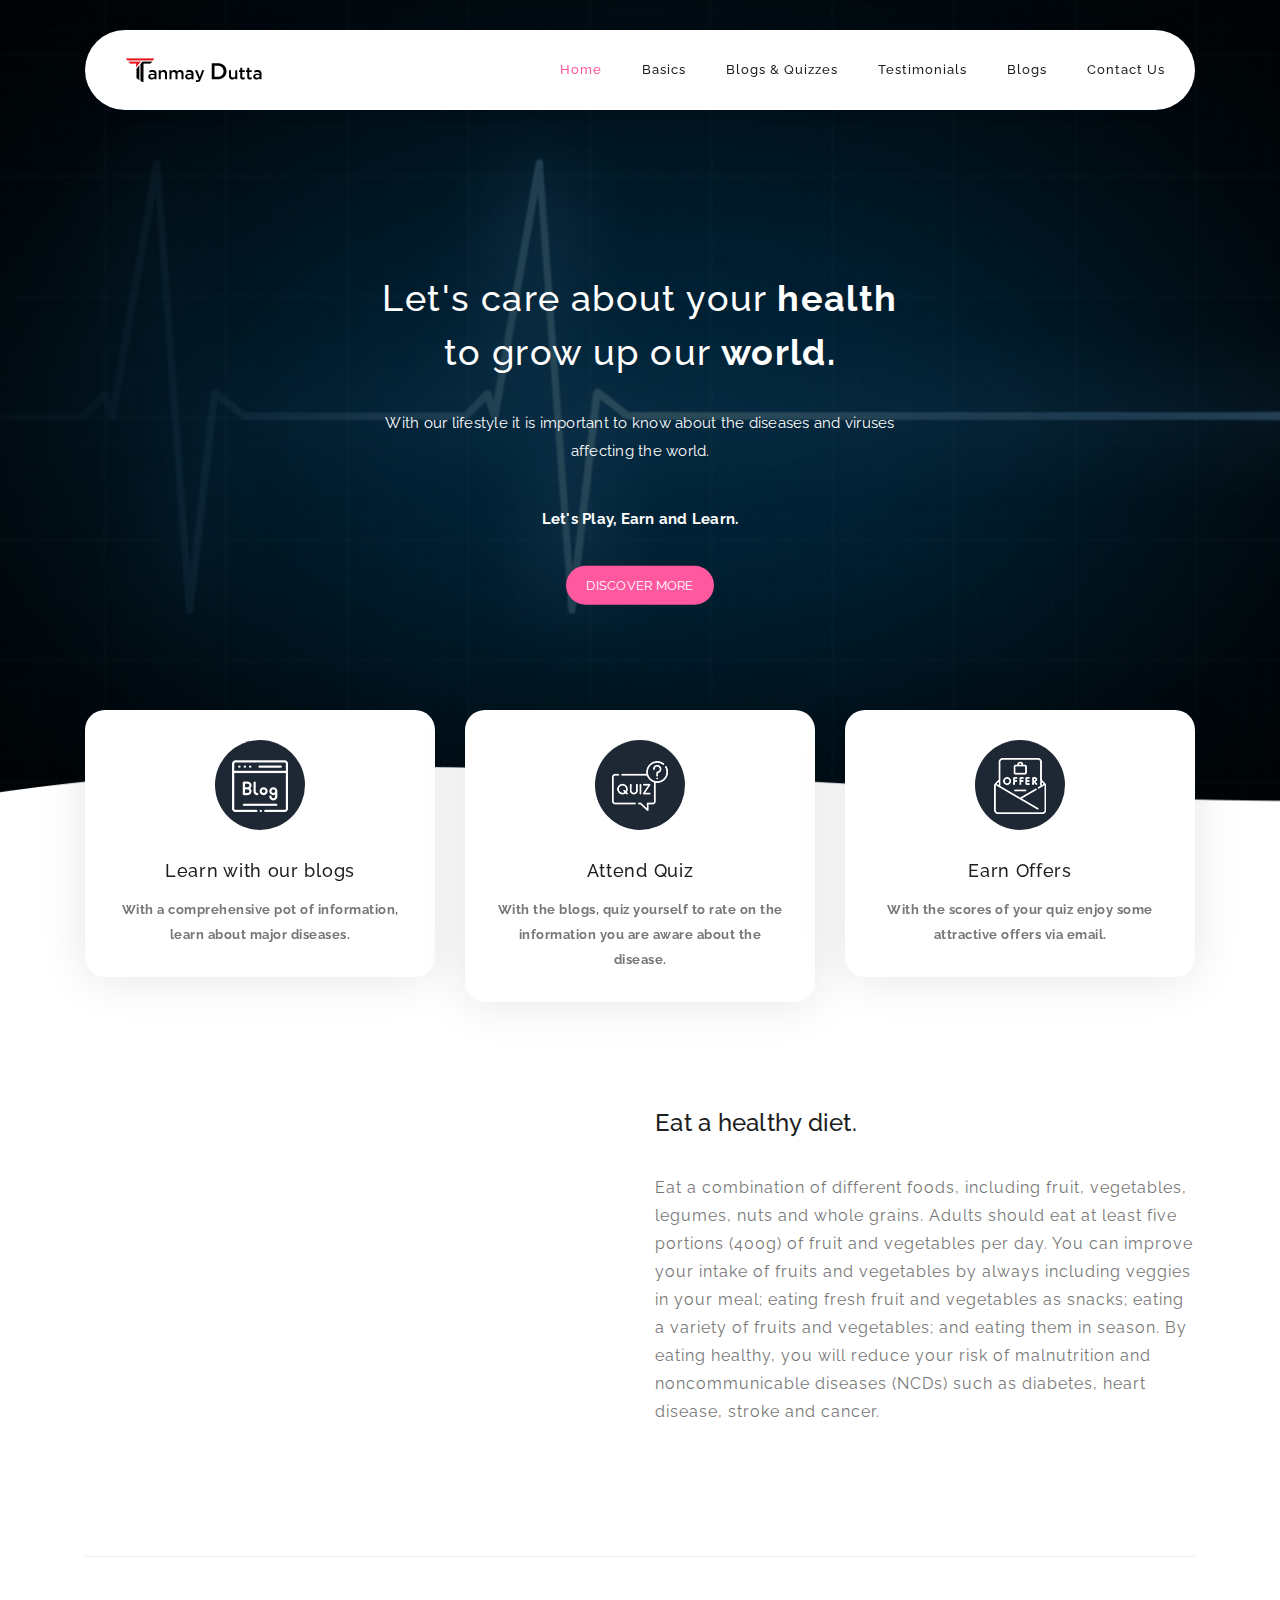
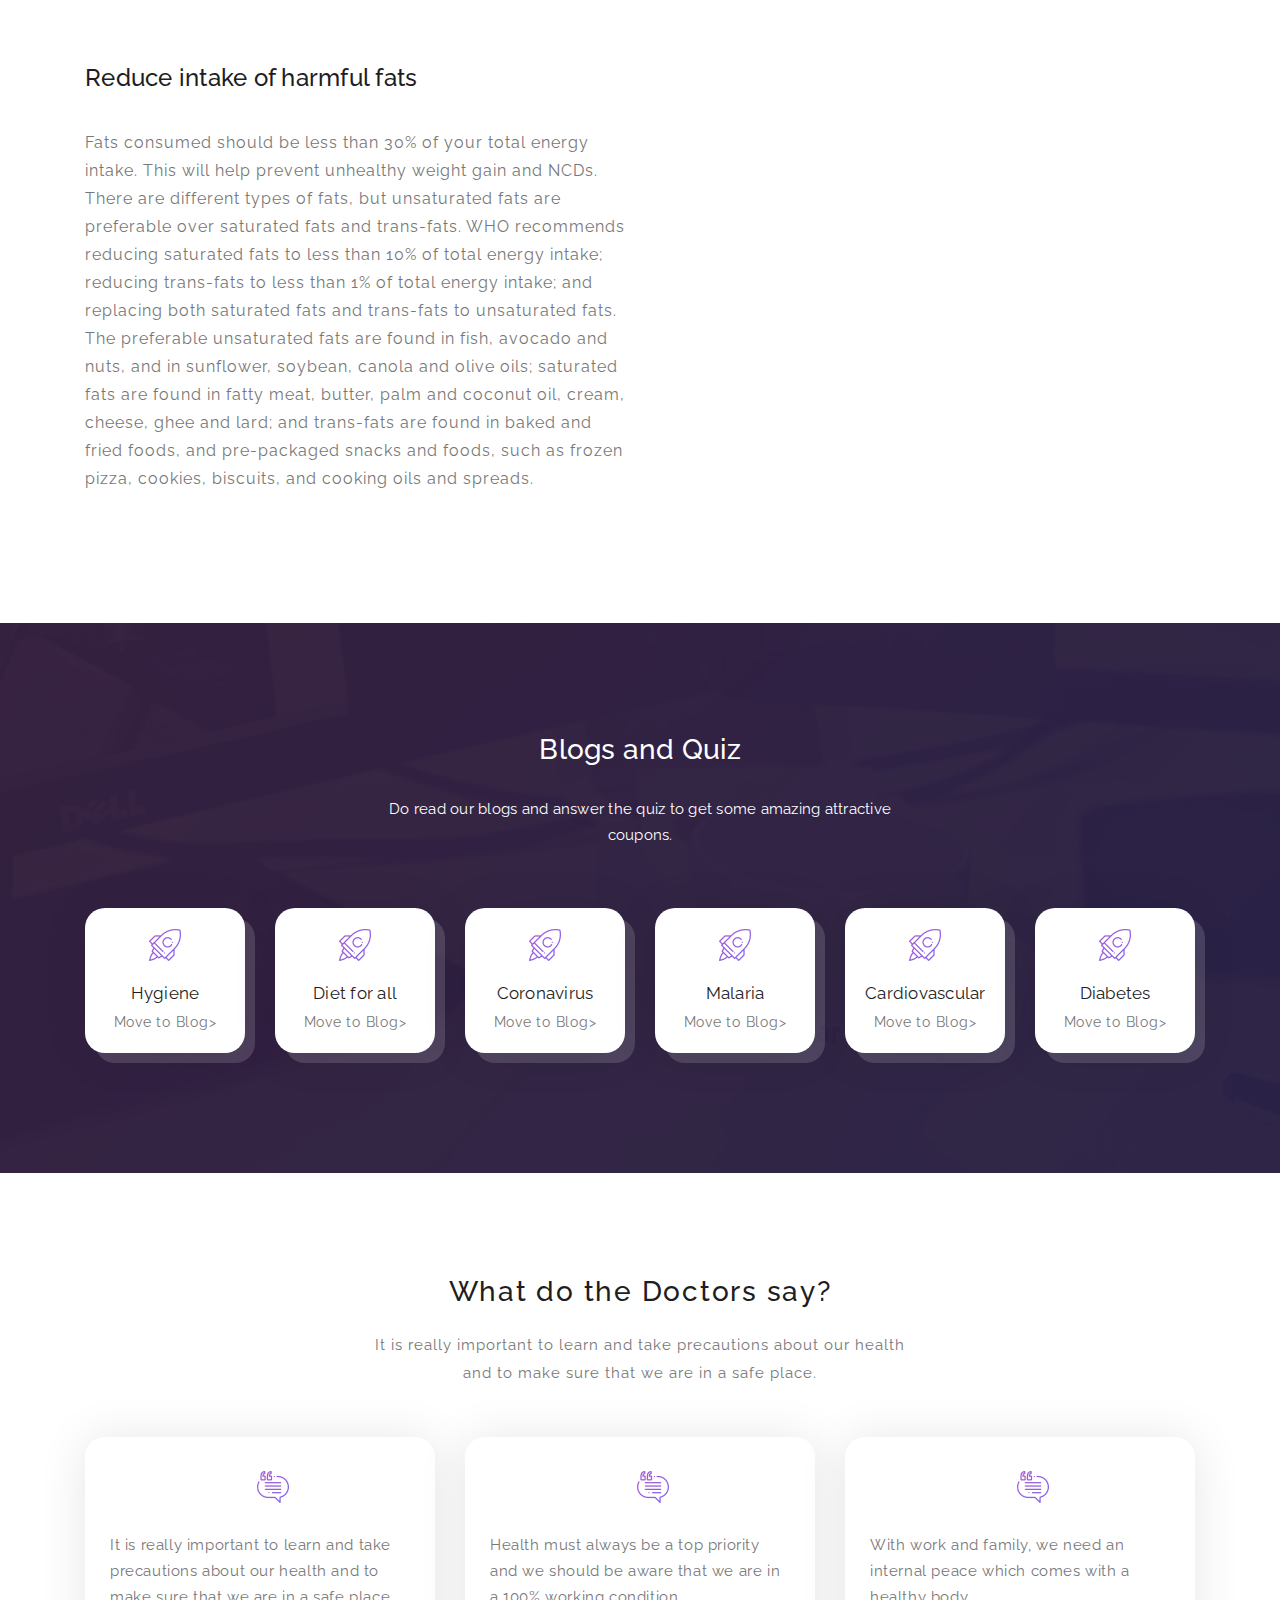
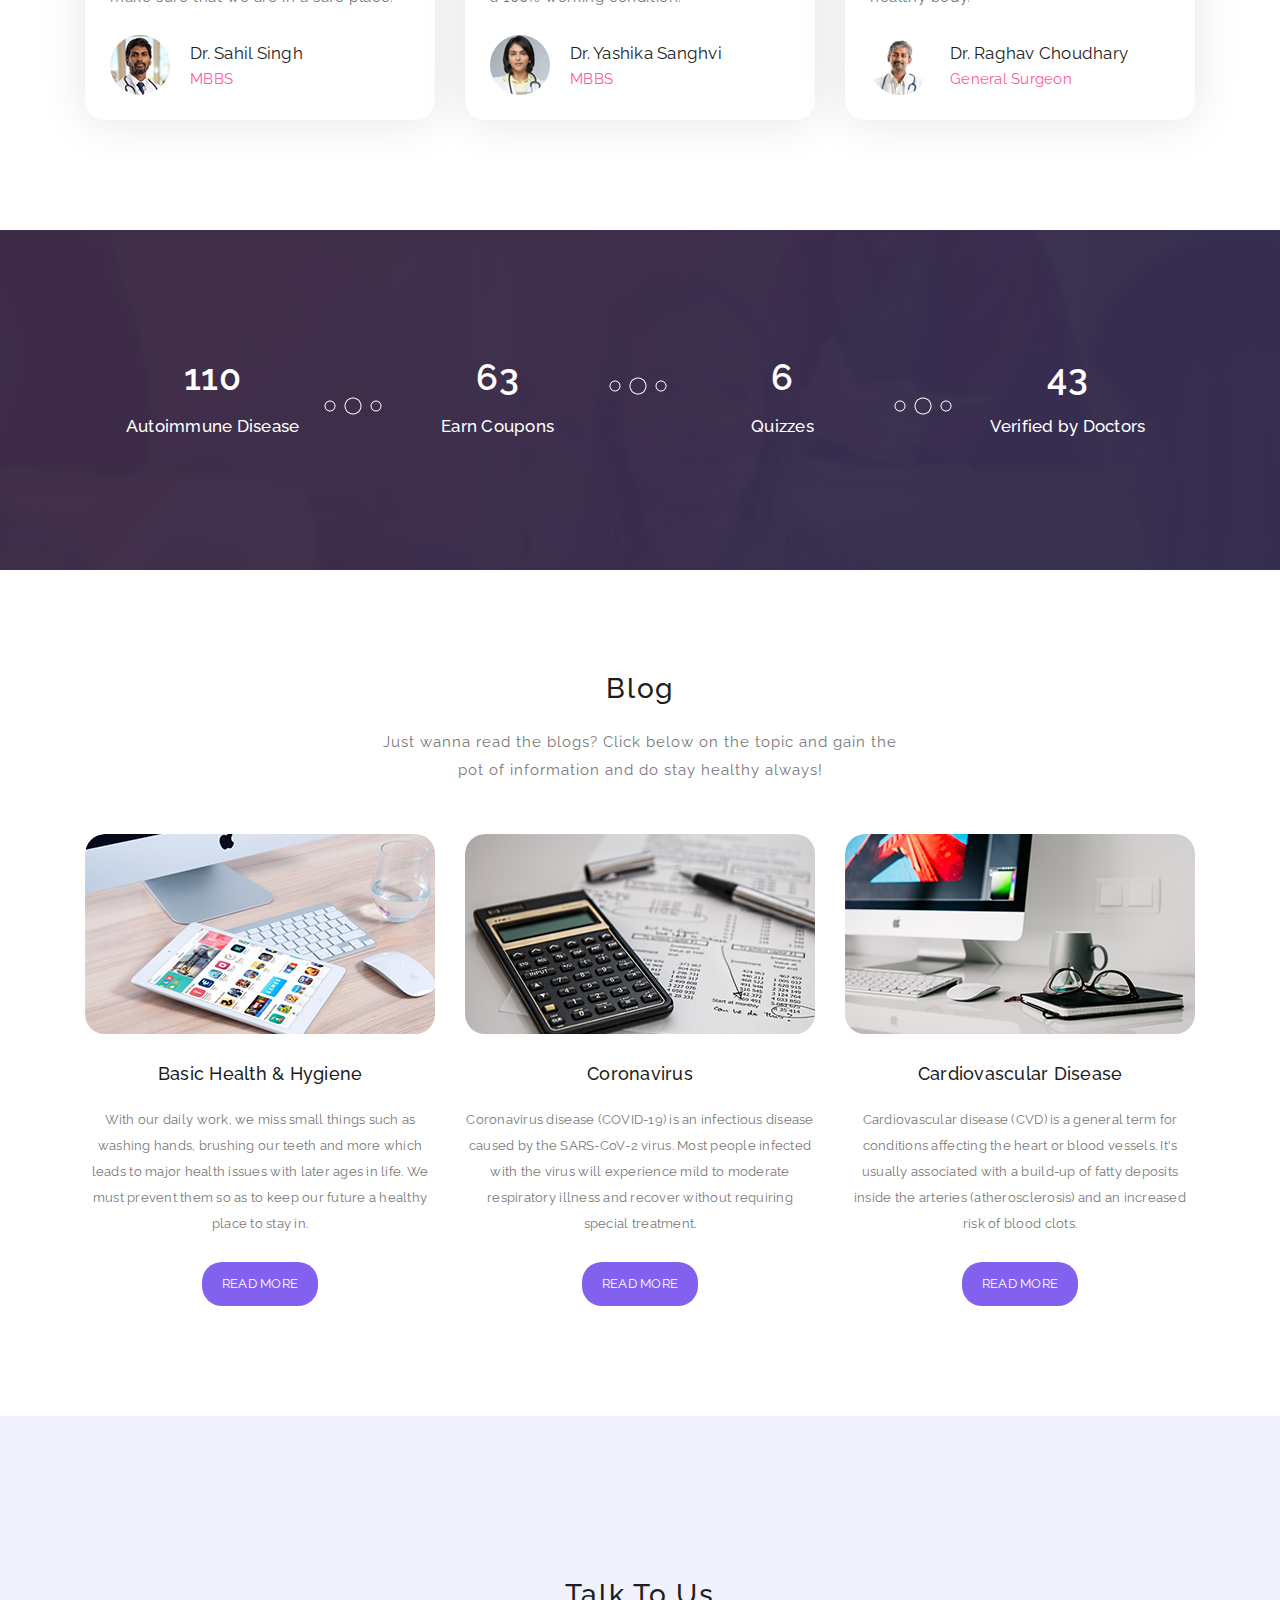
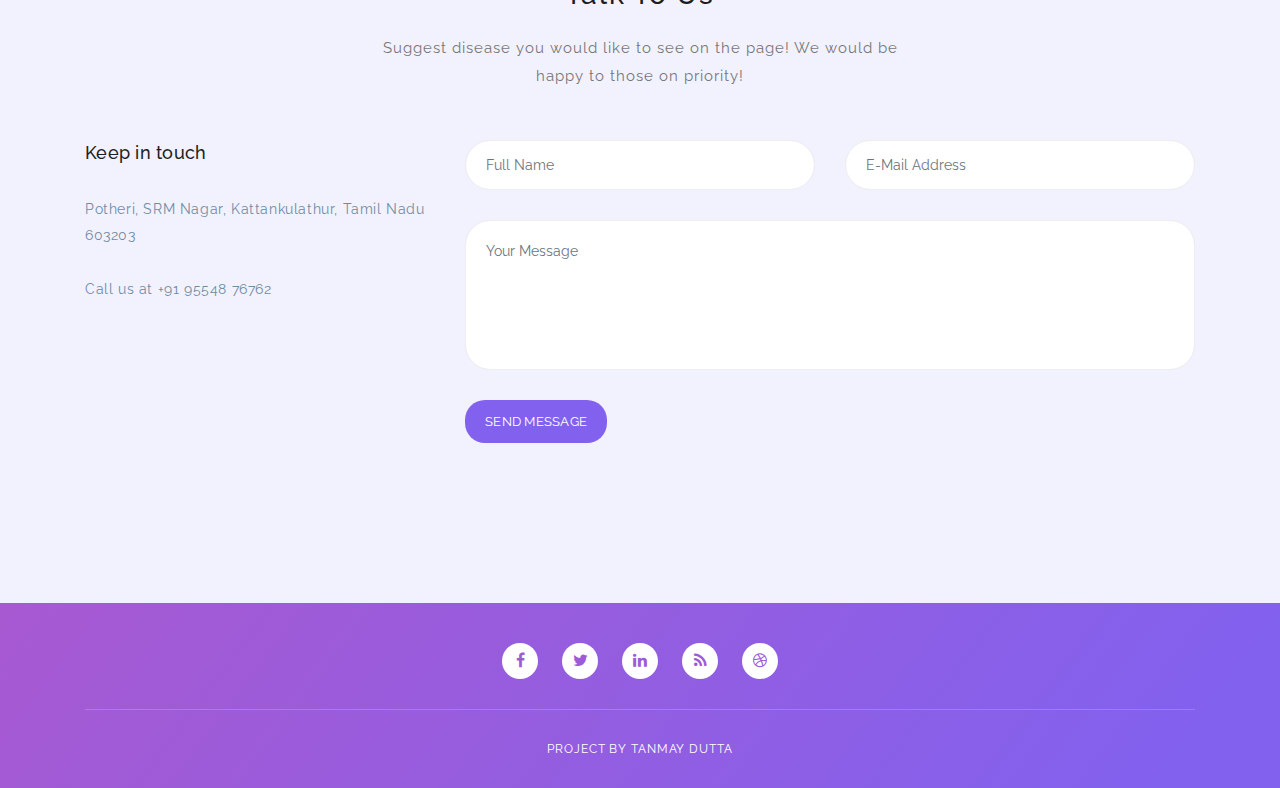
<file: index.html>
<!DOCTYPE html>
<html lang="en">

<head>

    <meta charset="utf-8">
    <meta name="viewport" content="width=device-width, initial-scale=1, shrink-to-fit=no">
    <meta name="description" content="">
    <meta name="author" content="">
    <link href="https://fonts.googleapis.com/css?family=Raleway:100,300,400,500,700,900" rel="stylesheet">

    <title>Healthcare-Quiz Website | Hacksummit 2.0</title>


    <!-- Additional CSS Files -->
    <link rel="stylesheet" type="text/css" href="assets/css/bootstrap.min.css">

    <link rel="stylesheet" type="text/css" href="assets/css/font-awesome.css">

    <link rel="stylesheet" href="assets/css/templatemo-softy-pinko.css">

</head>

<body>

    <!-- ***** Preloader Start ***** -->
    <div id="preloader">
        <div class="jumper">
            <div></div>
            <div></div>
            <div></div>
        </div>
    </div>
    <!-- ***** Preloader End ***** -->


    <!-- ***** Header Area Start ***** -->
    <header class="header-area header-sticky">
        <div class="container">
            <div class="row">
                <div class="col-12">
                    <nav class="main-nav">
                        <!-- ***** Logo Start ***** -->
                        <a href="#" class="logo">
                            <img src="assets/images/logo.png" alt="Hacksummit" />
                        </a>
                        <!-- ***** Logo End ***** -->
                        <!-- ***** Menu Start ***** -->
                        <ul class="nav">
                            <li><a href="#welcome" class="active">Home</a></li>
                            <li><a href="#features">Basics</a></li>
                            <li><a href="#work-process">Blogs & Quizzes</a></li>
                            <li><a href="#testimonials">Testimonials</a></li>
                            <li><a href="#blog">Blogs</a></li>
                            <li><a href="#contact-us">Contact Us</a></li>
                        </ul>
                        <a class='menu-trigger'>
                            <span>Menu</span>
                        </a>
                        <!-- ***** Menu End ***** -->
                    </nav>
                </div>
            </div>
        </div>
    </header>
    <!-- ***** Header Area End ***** -->

    <!-- ***** Welcome Area Start ***** -->
    <div class="welcome-area" id="welcome">

        <!-- ***** Header Text Start ***** -->
        <div class="header-text">
            <div class="container">
                <div class="row">
                    <div class="offset-xl-3 col-xl-6 offset-lg-2 col-lg-8 col-md-12 col-sm-12">
                        <h1>Let's care about your <strong>health</strong><br>to grow up our <strong>world.</strong></h1>
                        <p>With our lifestyle it is important to know about the diseases and viruses affecting the
                            world.</p>
                        <p> <strong>Let's Play, Earn and Learn.</strong> </p>
                        <a href="#features" class="main-button-slider">Discover More</a>
                    </div>
                </div>
            </div>
        </div>
        <!-- ***** Header Text End ***** -->
    </div>
    <!-- ***** Welcome Area End ***** -->

    <!-- ***** Features Small Start ***** -->
    <section class="section home-feature">
        <div class="container">
            <div class="row">
                <div class="col-lg-12">
                    <div class="row">
                        <!-- ***** Features Small Item Start ***** -->
                        <div class="col-lg-4 col-md-6 col-sm-6 col-12"
                            data-scroll-reveal="enter bottom move 50px over 0.6s after 0.2s">
                            <div class="features-small-item">
                                <div class="icon">
                                    <i><img src="assets/images/featured-item-01.png" alt=""></i>
                                </div>
                                <h5 class="features-title">Learn with our blogs</h5>
                                <p> <strong>With a comprehensive pot of information, learn about major
                                        diseases.</strong> </p>
                            </div>
                        </div>
                        <!-- ***** Features Small Item End ***** -->

                        <!-- ***** Features Small Item Start ***** -->
                        <div class="col-lg-4 col-md-6 col-sm-6 col-12"
                            data-scroll-reveal="enter bottom move 50px over 0.6s after 0.4s">
                            <div class="features-small-item">
                                <div class="icon">
                                    <i><img src="assets/images/featured-item-02.png" alt=""></i>
                                </div>
                                <h5 class="features-title">Attend Quiz</h5>
                                <p> <strong>With the blogs, quiz yourself to rate on the information you are aware about
                                        the disease.</strong> </p>
                            </div>
                        </div>
                        <!-- ***** Features Small Item End ***** -->

                        <!-- ***** Features Small Item Start ***** -->
                        <div class="col-lg-4 col-md-6 col-sm-6 col-12"
                            data-scroll-reveal="enter bottom move 50px over 0.6s after 0.6s">
                            <div class="features-small-item">
                                <div class="icon">
                                    <i><img src="assets/images/featured-item-03.png" alt=""></i>
                                </div>
                                <h5 class="features-title">Earn Offers</h5>
                                <p> <strong>With the scores of your quiz enjoy some attractive offers via
                                        email.</strong> </p>
                            </div>
                        </div>
                        <!-- ***** Features Small Item End ***** -->
                    </div>
                </div>
            </div>
        </div>
    </section>
    <!-- ***** Features Small End ***** -->



    <!-- ***** Features Big Item Start ***** -->
    <section class="section padding-top-70 padding-bottom-0" id="features">
        <div class="container">
            <div class="row">
                <div class="col-lg-5 col-md-12 col-sm-12 align-self-center"
                    data-scroll-reveal="enter left move 30px over 0.6s after 0.4s">
                    <img src="assets/images/left-image.png" class="rounded img-fluid d-block mx-auto" alt="App">
                </div>
                <div class="col-lg-1"></div>
                <div class="col-lg-6 col-md-12 col-sm-12 align-self-center mobile-top-fix">
                    <div class="left-heading">
                        <h2 class="section-title">Eat a healthy diet.</h2>
                    </div>
                    <div class="left-text">
                        <p>Eat a combination of different foods, including fruit, vegetables, legumes, nuts and whole
                            grains. Adults should eat at least five portions (400g) of fruit and vegetables per day. You
                            can improve your intake of fruits and vegetables by always including veggies in your meal;
                            eating fresh fruit and vegetables as snacks; eating a variety of fruits and vegetables; and
                            eating them in season. By eating healthy, you will reduce your risk of malnutrition and
                            noncommunicable diseases (NCDs) such as diabetes, heart disease, stroke and cancer.</p>
                    </div>
                </div>
            </div>
            <div class="row">
                <div class="col-lg-12">
                    <div class="hr"></div>
                </div>
            </div>
        </div>
    </section>
    <!-- ***** Features Big Item End ***** -->

    <!-- ***** Features Big Item Start ***** -->
    <section class="section padding-bottom-100">
        <div class="container">
            <div class="row">
                <div class="col-lg-6 col-md-12 col-sm-12 align-self-center mobile-bottom-fix">
                    <div class="left-heading">
                        <h2 class="section-title">Reduce intake of harmful fats</h2>
                    </div>
                    <div class="left-text">
                        <p>Fats consumed should be less than 30% of your total energy intake. This will help prevent
                            unhealthy weight gain and NCDs. There are different types of fats, but unsaturated fats are
                            preferable over saturated fats and trans-fats. WHO recommends reducing saturated fats to
                            less than 10% of total energy intake; reducing trans-fats to less than 1% of total energy
                            intake; and replacing both saturated fats and trans-fats to unsaturated fats.

                            The preferable unsaturated fats are found in fish, avocado and nuts, and in sunflower,
                            soybean, canola and olive oils; saturated fats are found in fatty meat, butter, palm and
                            coconut oil, cream, cheese, ghee and lard; and trans-fats are found in baked and fried
                            foods, and pre-packaged snacks and foods, such as frozen pizza, cookies, biscuits, and
                            cooking oils and spreads.</p>
                    </div>
                </div>
                <div class="col-lg-1"></div>
                <div class="col-lg-5 col-md-12 col-sm-12 align-self-center mobile-bottom-fix-big"
                    data-scroll-reveal="enter right move 30px over 0.6s after 0.4s">
                    <img src="assets/images/right-image.png" class="rounded img-fluid d-block mx-auto" alt="App">
                </div>
            </div>
        </div>
    </section>
    <!-- ***** Features Big Item End ***** -->

    <!-- ***** Home Parallax Start ***** -->
    <section class="mini" id="work-process">
        <div class="mini-content">
            <div class="container">
                <div class="row">
                    <div class="offset-lg-3 col-lg-6">
                        <div class="info">
                            <h1>Blogs and Quiz</h1>
                            <p>Do read our blogs and answer the quiz to get some amazing attractive coupons.</p>
                        </div>
                    </div>
                </div>

                <!-- ***** Mini Box Start ***** -->
                <div class="row">
                    <div class="col-lg-2 col-md-3 col-sm-6 col-6">
                        <a href="d/d1/hygiene.html" class="mini-box">
                            <i><img src="assets/images/work-process-item-01.png" alt=""></i>
                            <strong>Hygiene</strong>
                            <span>Move to Blog></span>
                        </a>
                    </div>
                    <div class="col-lg-2 col-md-3 col-sm-6 col-6">
                        <a href="d/d2/diet.html" class="mini-box">
                            <i><img src="assets/images/work-process-item-01.png" alt=""></i>
                            <strong>Diet for all</strong>
                            <span>Move to Blog></span>
                        </a>
                    </div>
                    <div class="col-lg-2 col-md-3 col-sm-6 col-6">
                        <a href="d/d3/corona.html" class="mini-box">
                            <i><img src="assets/images/work-process-item-01.png" alt=""></i>
                            <strong>Coronavirus</strong>
                            <span>Move to Blog></span>
                        </a>
                    </div>
                    <div class="col-lg-2 col-md-3 col-sm-6 col-6">
                        <a href="d/d4/malaria.html" class="mini-box">
                            <i><img src="assets/images/work-process-item-01.png" alt=""></i>
                            <strong>Malaria</strong>
                            <span>Move to Blog></span>
                        </a>
                    </div>
                    <div class="col-lg-2 col-md-3 col-sm-6 col-6">
                        <a href="d/d5/cardio.html" class="mini-box">
                            <i><img src="assets/images/work-process-item-01.png" alt=""></i>
                            <strong>Cardiovascular</strong>
                            <span>Move to Blog></span>
                        </a>
                    </div>
                    <div class="col-lg-2 col-md-3 col-sm-6 col-6">
                        <a href="d/d6/diabetes.html" class="mini-box">
                            <i><img src="assets/images/work-process-item-01.png" alt=""></i>
                            <strong>Diabetes</strong>
                            <span>Move to Blog></span>
                        </a>
                    </div>
                </div>
                <!-- ***** Mini Box End ***** -->
            </div>
        </div>
    </section>
    <!-- ***** Home Parallax End ***** -->

    <!-- ***** Testimonials Start ***** -->
    <section class="section" id="testimonials">
        <div class="container">
            <!-- ***** Section Title Start ***** -->
            <div class="row">
                <div class="col-lg-12">
                    <div class="center-heading">
                        <h2 class="section-title">What do the Doctors say?</h2>
                    </div>
                </div>
                <div class="offset-lg-3 col-lg-6">
                    <div class="center-text">
                        <p>It is really important to learn and take precautions about our health and to make sure that
                            we are in a safe place.</p>
                    </div>
                </div>
            </div>
            <!-- ***** Section Title End ***** -->

            <div class="row">
                <!-- ***** Testimonials Item Start ***** -->
                <div class="col-lg-4 col-md-6 col-sm-12">
                    <div class="team-item">
                        <div class="team-content">
                            <i><img src="assets/images/testimonial-icon.png" alt=""></i>
                            <p>It is really important to learn and take precautions about our health and to make sure
                                that we are in a safe place.</p>
                            <div class="user-image">
                                <img src="assets/images/doctor1-icon.png" alt="">
                            </div>
                            <div class="team-info">
                                <h3 class="user-name">Dr. Sahil Singh</h3>
                                <span>MBBS</span>
                            </div>
                        </div>
                    </div>
                </div>
                <!-- ***** Testimonials Item End ***** -->

                <!-- ***** Testimonials Item Start ***** -->
                <div class="col-lg-4 col-md-6 col-sm-12">
                    <div class="team-item">
                        <div class="team-content">
                            <i><img src="assets/images/testimonial-icon.png" alt=""></i>
                            <p>Health must always be a top priority and we should be aware that we are in a 100% working
                                condition.</p>
                            <div class="user-image">
                                <img src="assets/images/doctor2-icon.png" alt="">
                            </div>
                            <div class="team-info">
                                <h3 class="user-name">Dr. Yashika Sanghvi</h3>
                                <span>MBBS</span>
                            </div>
                        </div>
                    </div>
                </div>
                <!-- ***** Testimonials Item End ***** -->

                <!-- ***** Testimonials Item Start ***** -->
                <div class="col-lg-4 col-md-6 col-sm-12">
                    <div class="team-item">
                        <div class="team-content">
                            <i><img src="assets/images/testimonial-icon.png" alt=""></i>
                            <p>With work and family, we need an internal peace which comes with a healthy body.</p>
                            <div class="user-image">
                                <img src="assets/images/doctor3-icon.png" alt="">
                            </div>
                            <div class="team-info">
                                <h3 class="user-name">Dr. Raghav Choudhary</h3>
                                <span>General Surgeon</span>
                            </div>
                        </div>
                    </div>
                </div>
                <!-- ***** Testimonials Item End ***** -->
            </div>
        </div>
    </section>
    <!-- ***** Testimonials End ***** -->



    <!-- ***** Counter Parallax Start ***** -->
    <section class="counter">
        <div class="content">
            <div class="container">
                <div class="row">
                    <div class="col-lg-3 col-md-6 col-sm-12">
                        <div class="count-item decoration-bottom">
                            <strong>110</strong>
                            <span>Autoimmune Disease</span>
                        </div>
                    </div>
                    <div class="col-lg-3 col-md-6 col-sm-12">
                        <div class="count-item decoration-top">
                            <strong>63</strong>
                            <span>Earn Coupons</span>
                        </div>
                    </div>
                    <div class="col-lg-3 col-md-6 col-sm-12">
                        <div class="count-item decoration-bottom">
                            <strong>6</strong>
                            <span>Quizzes</span>
                        </div>
                    </div>
                    <div class="col-lg-3 col-md-6 col-sm-12">
                        <div class="count-item">
                            <strong>43</strong>
                            <span>Verified by Doctors</span>
                        </div>
                    </div>
                </div>
            </div>
        </div>
    </section>
    <!-- ***** Counter Parallax End ***** -->

    <!-- ***** Blog Start ***** -->
    <section class="section" id="blog">
        <div class="container">
            <!-- ***** Section Title Start ***** -->
            <div class="row">
                <div class="col-lg-12">
                    <div class="center-heading">
                        <h2 class="section-title">Blog</h2>
                    </div>
                </div>
                <div class="offset-lg-3 col-lg-6">
                    <div class="center-text">
                        <p>Just wanna read the blogs? Click below on the topic and gain the pot of information and do
                            stay healthy always!</p>
                    </div>
                </div>
            </div>
            <!-- ***** Section Title End ***** -->

            <div class="row">
                <div class="col-lg-4 col-md-6 col-sm-12">
                    <div class="blog-post-thumb">
                        <div class="img">
                            <img src="assets/images/blog-item-01.png" alt="">
                        </div>
                        <div class="blog-content">
                            <h3>
                                <a href="#">Basic Health & Hygiene</a>
                            </h3>
                            <div class="text">
                                With our daily work, we miss small things such as washing hands, brushing our teeth and
                                more which leads to major health issues with later ages in life. We must prevent them so
                                as to keep our future a healthy place to stay in.
                            </div>
                            <a href="#" class="main-button">Read More</a>
                        </div>
                    </div>
                </div>
                <div class="col-lg-4 col-md-6 col-sm-12">
                    <div class="blog-post-thumb">
                        <div class="img">
                            <img src="assets/images/blog-item-02.png" alt="">
                        </div>
                        <div class="blog-content">
                            <h3>
                                <a href="#">Coronavirus</a>
                            </h3>
                            <div class="text">
                                Coronavirus disease (COVID-19) is an infectious disease caused by the SARS-CoV-2 virus.

                                Most people infected with the virus will experience mild to moderate respiratory illness
                                and recover without requiring special treatment.
                            </div>
                            <a href="#" class="main-button">Read More</a>
                        </div>
                    </div>
                </div>
                <div class="col-lg-4 col-md-6 col-sm-12">
                    <div class="blog-post-thumb">
                        <div class="img">
                            <img src="assets/images/blog-item-03.png" alt="">
                        </div>
                        <div class="blog-content">
                            <h3>
                                <a href="#">Cardiovascular Disease</a>
                            </h3>
                            <div class="text">
                                Cardiovascular disease (CVD) is a general term for conditions affecting the heart or
                                blood vessels.

                                It's usually associated with a build-up of fatty deposits inside the arteries
                                (atherosclerosis) and an increased risk of blood clots.
                            </div>
                            <a href="#" class="main-button">Read More</a>
                        </div>
                    </div>
                </div>
            </div>
        </div>
    </section>
    <!-- ***** Blog End ***** -->

    <!-- ***** Contact Us Start ***** -->
    <section class="section colored" id="contact-us">
        <div class="container">
            <!-- ***** Section Title Start ***** -->
            <div class="row">
                <div class="col-lg-12">
                    <div class="center-heading">
                        <h2 class="section-title">Talk To Us</h2>
                    </div>
                </div>
                <div class="offset-lg-3 col-lg-6">
                    <div class="center-text">
                        <p>Suggest disease you would like to see on the page! We would be happy to those on priority!
                        </p>
                    </div>
                </div>
            </div>
            <!-- ***** Section Title End ***** -->

            <div class="row">
                <!-- ***** Contact Text Start ***** -->
                <div class="col-lg-4 col-md-6 col-sm-12">
                    <h5 class="margin-bottom-30">Keep in touch</h5>
                    <div class="contact-text">
                        <p>Potheri, SRM Nagar, Kattankulathur, Tamil Nadu 603203
                        <p>Call us at +91 95548 76762</p>
                    </div>
                </div>
                <!-- ***** Contact Text End ***** -->

                <!-- ***** Contact Form Start ***** -->
                <div class="col-lg-8 col-md-6 col-sm-12">
                    <div class="contact-form">
                        <form id="contact" action="" method="get">
                            <div class="row">
                                <div class="col-lg-6 col-md-12 col-sm-12">
                                    <fieldset>
                                        <input name="name" type="text" class="form-control" id="name"
                                            placeholder="Full Name" required="">
                                    </fieldset>
                                </div>
                                <div class="col-lg-6 col-md-12 col-sm-12">
                                    <fieldset>
                                        <input name="email" type="email" class="form-control" id="email"
                                            placeholder="E-Mail Address" required="">
                                    </fieldset>
                                </div>
                                <div class="col-lg-12">
                                    <fieldset>
                                        <textarea name="message" rows="6" class="form-control" id="message"
                                            placeholder="Your Message" required=""></textarea>
                                    </fieldset>
                                </div>
                                <div class="col-lg-12">
                                    <fieldset>
                                        <button type="submit" id="form-submit" class="main-button">Send Message</button>
                                    </fieldset>
                                </div>
                            </div>
                        </form>
                    </div>
                </div>
                <!-- ***** Contact Form End ***** -->
            </div>
        </div>
    </section>
    <!-- ***** Contact Us End ***** -->

    <!-- ***** Footer Start ***** -->
    <footer>
        <div class="container">
            <div class="row">
                <div class="col-lg-12 col-md-12 col-sm-12">
                    <ul class="social">
                        <li><a href="#"><i class="fa fa-facebook"></i></a></li>
                        <li><a href="#"><i class="fa fa-twitter"></i></a></li>
                        <li><a href="#"><i class="fa fa-linkedin"></i></a></li>
                        <li><a href="#"><i class="fa fa-rss"></i></a></li>
                        <li><a href="#"><i class="fa fa-dribbble"></i></a></li>
                    </ul>
                </div>
            </div>
            <div class="row">
                <div class="col-lg-12">
                    <p class="copyright">Project by Tanmay Dutta</p>
                </div>
            </div>
        </div>
    </footer>

    <!-- jQuery -->
    <script src="assets/js/jquery-2.1.0.min.js"></script>

    <!-- Bootstrap -->
    <script src="assets/js/popper.js"></script>
    <script src="assets/js/bootstrap.min.js"></script>

    <!-- Plugins -->
    <script src="assets/js/scrollreveal.min.js"></script>
    <script src="assets/js/waypoints.min.js"></script>
    <script src="assets/js/jquery.counterup.min.js"></script>
    <script src="assets/js/imgfix.min.js"></script>

    <!-- Global Init -->
    <script src="assets/js/custom.js"></script>

</body>

</html>
</file>
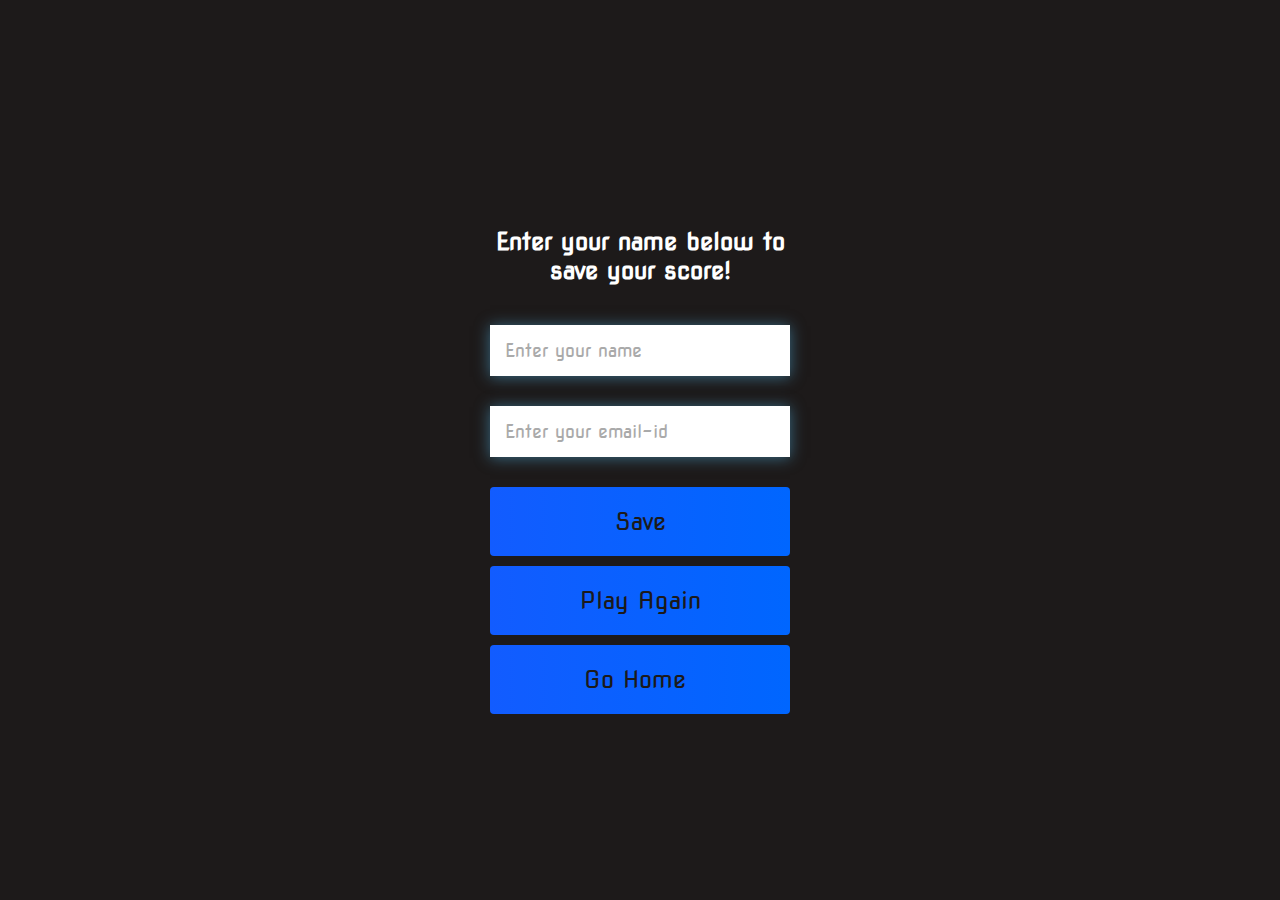
<file: d/d1/end.html>
<!DOCTYPE html>
<html lang="en">

<head>
    <meta charset="UTF-8">
    <meta name="viewport" content="width=device-width, initial-scale=1.0">
    <title>Document</title>
    <link rel="stylesheet" href="style.css">
    <link rel="stylesheet" href="https://use.fontawesome.com/releases/v5.13.1/css/all.css"
        integrity="sha384-xxzQGERXS00kBmZW/6qxqJPyxW3UR0BPsL4c8ILaIWXva5kFi7TxkIIaMiKtqV1Q" crossorigin="anonymous">
</head>

<body>
    <div class="container">
        <div id="end" class="flex-center flex-column">
            <h1 id="finalScore">0</h1>
            <form class="end-form-container">
                <h2 id="end-text">Enter your name below to save your score!</h2>
                <input type="text" name="name" id="username" placeholder="Enter your name">
                <input type="email" name="email" id="username" placeholder="Enter your email-id">
                <button class="btn" id="saveScoreBtn" type="submit" onclick="saveHighScore(event)"
                    disabled>Save</button>
            </form>
            <a href="game.html" class="btn">Play Again</a>
            <a href="../../index.html" class="btn">Go Home<i class="fas fa-home"></i></a>
        </div>
    </div>
    <script src="end.js"></script>
</body>

</html>
</file>
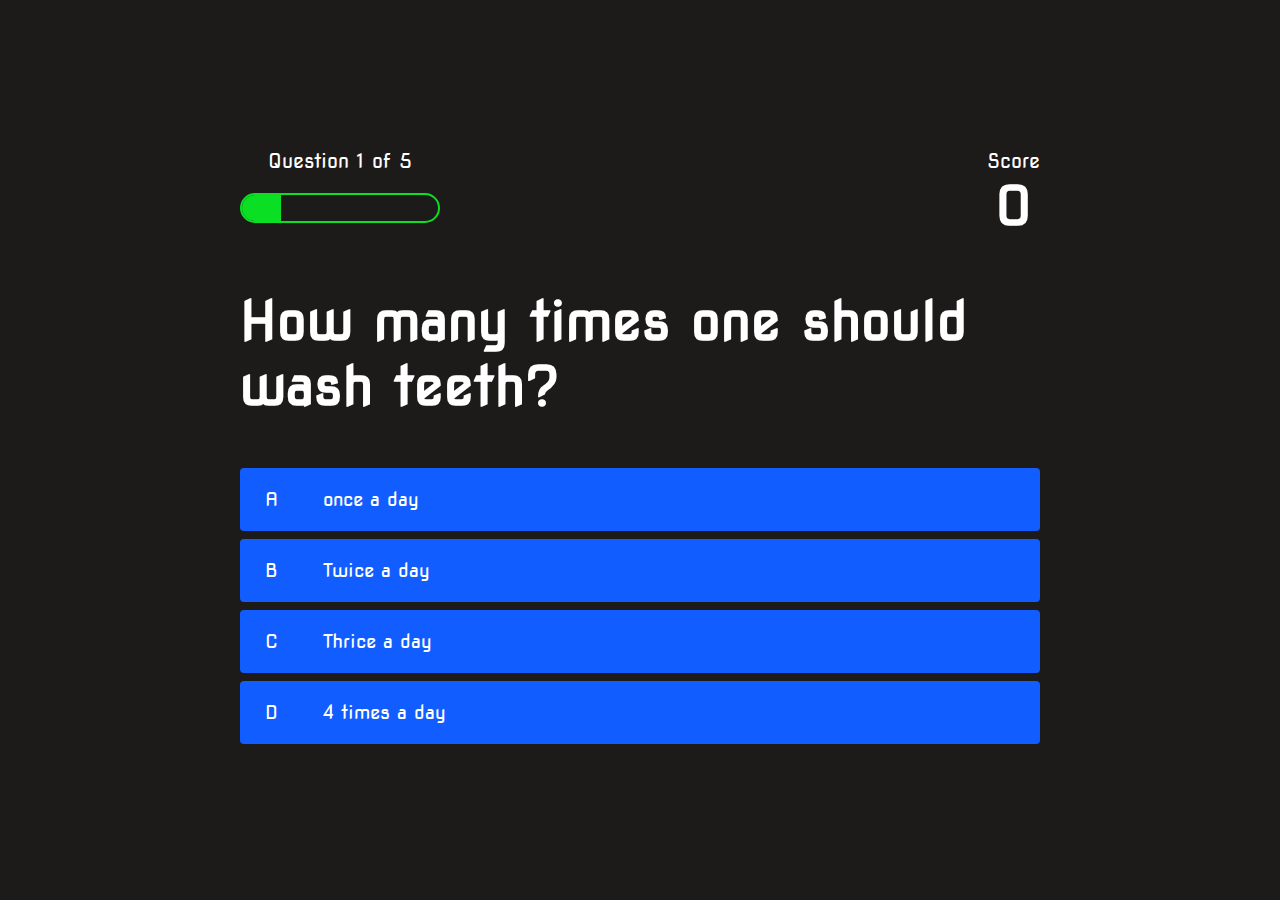
<file: d/d1/game.html>
<!DOCTYPE html>
<html lang="en">

<head>
    <meta charset="UTF-8">
    <meta name="viewport" content="width=device-width, initial-scale=1.0">
    <title>Quiz Page</title>
    <link rel="stylesheet" href="style.css">
    <link rel="stylesheet" href="game.css">
</head>

<body>
    <div class="container">
        <div id="game" class="justify-center flex-column">
            <div id="hud">
                <div class="hud-item">
                    <p id="progressText" class="hud-prefix">
                        Question
                    </p>
                    <div id="progressBar">
                        <div id="progressBarFull"></div>
                    </div>
                </div>
                <div class="hud-item">
                    <p class="hud-prefix">
                        Score
                    </p>
                    <h1 class="hud-main-text" id="score">
                        0
                    </h1>
                </div>
            </div>
            <h1 id="question">What is the answer to this question</h1>
            <div class="choice-container">
                <p class="choice-prefix">A</p>
                <p class="choice-text" data-number="1">Choice</p>
            </div>
            <div class="choice-container">
                <p class="choice-prefix">B</p>
                <p class="choice-text" data-number="2">Choice 2</p>
            </div>
            <div class="choice-container">
                <p class="choice-prefix">C</p>
                <p class="choice-text" data-number="3">Choice 3</p>
            </div>
            <div class="choice-container">
                <p class="choice-prefix">D</p>
                <p class="choice-text" data-number="4">Choice 4</p>
            </div>
        </div>
    </div>
    <script src="game.js"></script>
</body>

</html>
</file>
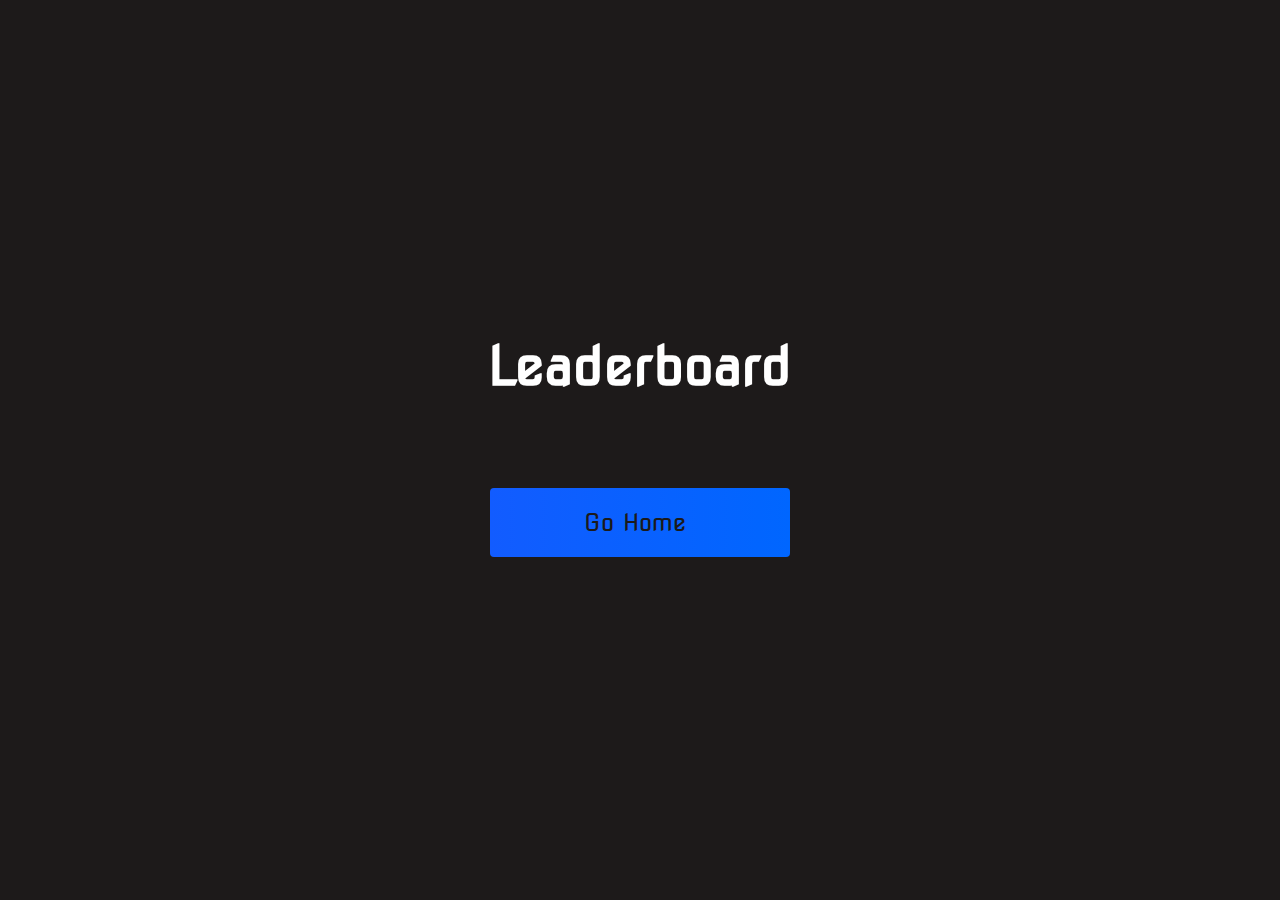
<file: d/d1/highscores.html>
<!DOCTYPE html>
<html lang="en">

<head>
    <meta charset="UTF-8">
    <meta name="viewport" content="width=device-width, initial-scale=1.0">
    <title>High Scores</title>
    <link rel="stylesheet" href="style.css">
    <link rel="stylesheet" href="highscores.css">
    <link rel="stylesheet" href="https://use.fontawesome.com/releases/v5.13.1/css/all.css"
        integrity="sha384-xxzQGERXS00kBmZW/6qxqJPyxW3UR0BPsL4c8ILaIWXva5kFi7TxkIIaMiKtqV1Q" crossorigin="anonymous">
</head>

<body>
    <div class="container">
        <div id="highScores" class="flex-center flex-column">
            <h1 id="finalScore">Leaderboard</h1>
            <ul id="highScoresList"></ul>
            <a href="" class="btn">Go Home<i class="fas fa-home"></i></a>
        </div>
    </div>
    <script src="highscores.js"></script>
</body>

</html>
</file>
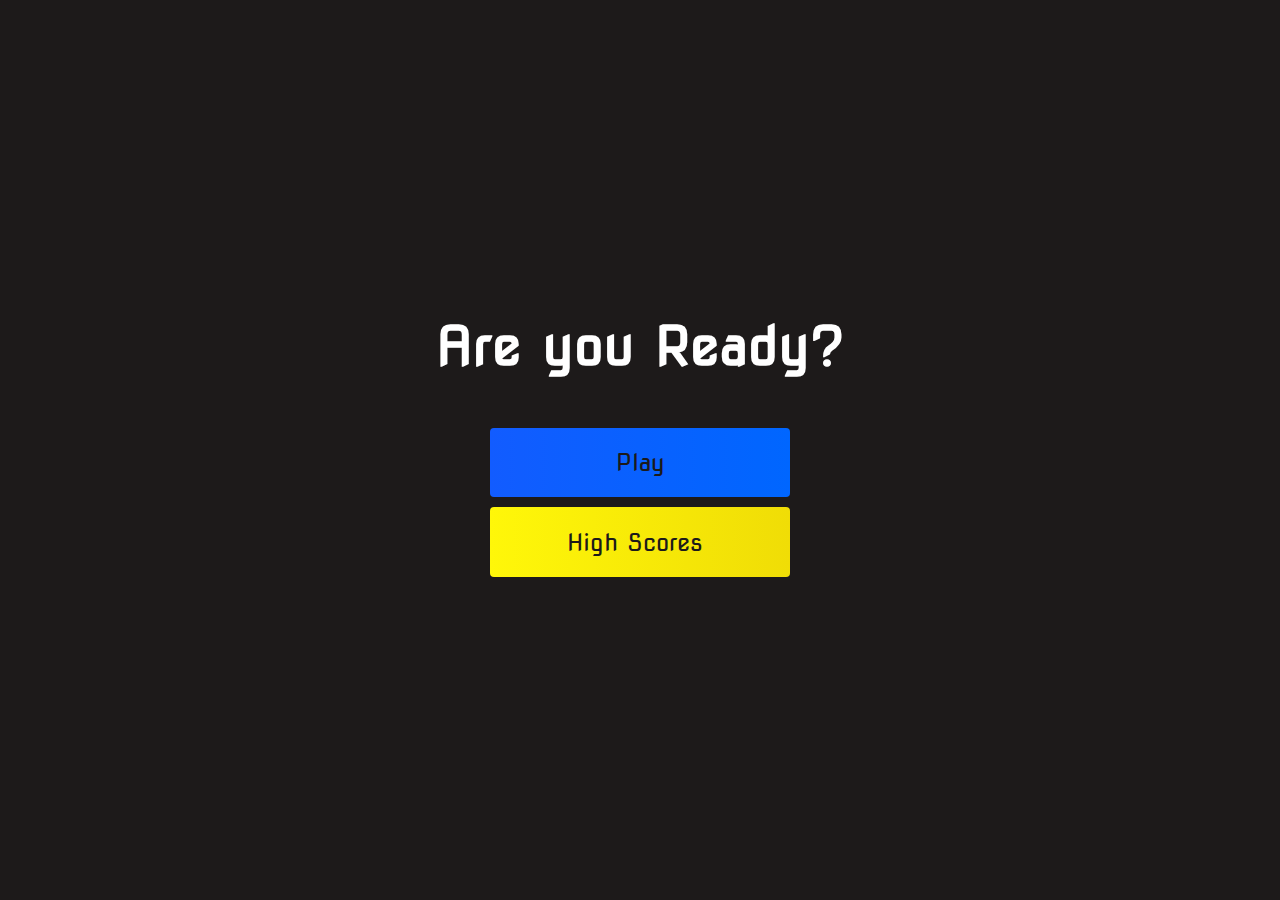
<file: d/d1/hygiene.html>
<!DOCTYPE html>
<html lang="en">

<head>
    <meta charset="UTF-8">
    <meta name="viewport" content="width=device-width, initial-scale=1.0">
    <title>Home page</title>
    <link rel="stylesheet" href="style.css">
    <link rel="stylesheet" href="https://use.fontawesome.com/releases/v5.13.1/css/all.css"
        integrity="sha384-xxzQGERXS00kBmZW/6qxqJPyxW3UR0BPsL4c8ILaIWXva5kFi7TxkIIaMiKtqV1Q" crossorigin="anonymous">
</head>

<body>
    <div class="container">
        <div id="home" class="flex-column flex-center">
            <h1>Are you Ready?</h1>
            <a href="game.html" class="btn">Play</a>
            <a href="highscores.html" id="highscore-btn" class="btn">High Scores<i class="fas fa-crown"></i></a>
        </div>
    </div>
</body>

</html>
</file>
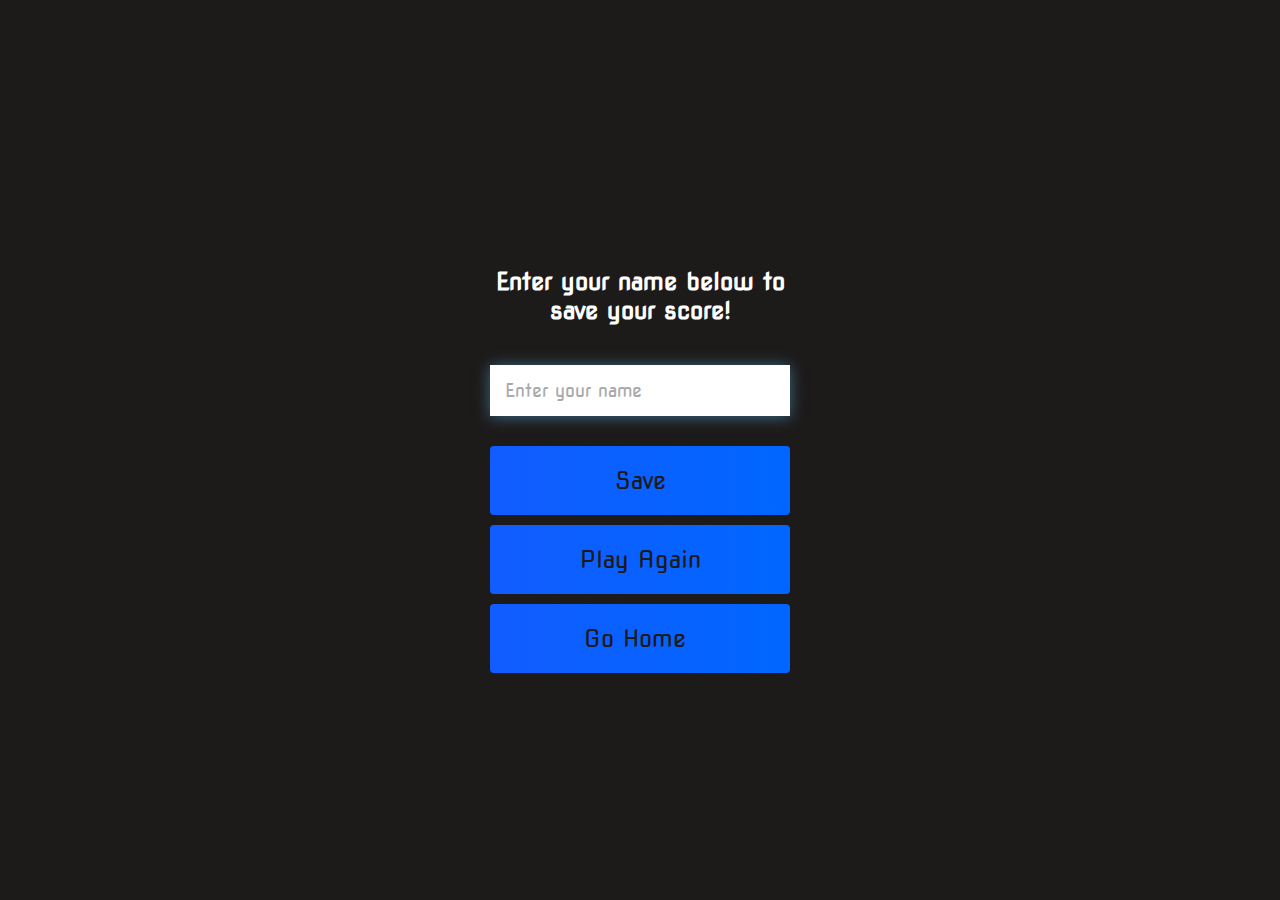
<file: d/d2/end.html>
<!DOCTYPE html>
<html lang="en">

<head>
    <meta charset="UTF-8">
    <meta name="viewport" content="width=device-width, initial-scale=1.0">
    <title>Document</title>
    <link rel="stylesheet" href="style.css">
    <link rel="stylesheet" href="https://use.fontawesome.com/releases/v5.13.1/css/all.css"
        integrity="sha384-xxzQGERXS00kBmZW/6qxqJPyxW3UR0BPsL4c8ILaIWXva5kFi7TxkIIaMiKtqV1Q" crossorigin="anonymous">
</head>

<body>
    <div class="container">
        <div id="end" class="flex-center flex-column">
            <h1 id="finalScore">0</h1>
            <form class="end-form-container">
                <h2 id="end-text">Enter your name below to save your score!</h2>
                <input type="text" name="name" id="username" placeholder="Enter your name">
                <button class="btn" id="saveScoreBtn" type="submit" onclick="saveHighScore(event)"
                    disabled>Save</button>
            </form>
            <a href="game.html" class="btn">Play Again</a>
            <a href="../../index.html" class="btn">Go Home<i class="fas fa-home"></i></a>
        </div>
    </div>
    <script src="end.js"></script>
</body>

</html>
</file>
<file: d/d1/style.css>
@import url('https://fonts.googleapis.com/css2?family=Nova+Square&display=swap');

:root {
    background-color: rgb(29, 26, 26)
}

* {
    box-sizing: border-box;
    margin: 0;
    padding: 0;
    font-size: 62.5%;
    font-family: 'Nova Square', cursive;
}

h1 {
    font-size: 5.4rem;
    color: #fff;
    margin-bottom: 5rem;
}



h2 {
    font-size: 4.2rem;
    margin-bottom: 4rem;

}

.container {
    width: 100vw;
    height: 100vh;
    display: flex;
    justify-content: center;
    align-items: center;
    max-width: 80rem;
    margin: 0 auto;
    padding: 2rem;
}

.flex-column {
    display: flex;
    flex-direction: column;
}

.flex-center {
    justify-content: center;
    align-items: center;
}

.justify-center {
    justify-content: center;
}

.text-center {
    text-align: center;
}

.hidden {
    display: none;
}

.btn {
    font-size: 2.4rem;
    padding: 2rem 0;
    width: 30rem;
    text-align: center;
    margin-bottom: 1rem;
    text-decoration: none;
    color: rgb(28, 26, 26);
    background: linear-gradient(90deg, rgb(18, 92, 255) 0%, rgb(0, 102, 255) 100%);
    border-radius: 4px;
}

.btn:hover {
    cursor: pointer;
    box-shadow: 0 0.4rem 1.4rem 0 rgba(8, 114, 244, 0.6);
    transition: transform 150ms;
    transform: scale(1.03);
}

.btn[disabled]:hover {
    cursor: not-allowed;
    box-shadow: none;
    transform: none;
}

#highscore-btn {
    background: linear-gradient(90deg, rgb(255, 247, 9) 0%, rgb(240, 221, 6) 100%);
}

#highscore-btn:hover {
    box-shadow: 0 0.4rem 1.4rem 0 rgba(255,255,0,0.5)
}

.fa-crown {
    font-size: 2.5rem;
    margin-left: 1rem;
}

/* End Page CSS */
.end-form-container {
    width: 100%;
    display: flex;
    flex-direction: column;
    align-items: center;
    max-width: 30rem;
}

input {
    margin-bottom: 1rem;
    width: 20rem;
    padding: 1.5rem;
    font-size: 1.8rem;
    border: none;
    box-shadow: 0 0.1rem 1.4rem 0 rgba(86, 185, 235, 0.5);
}

input::placeholder {
    color: #aaa;
}

#username {
    margin-bottom: 3rem;
    width: 100%;
    outline: none;
}

#end-text {
    font-size: 2.4rem;
    color: #fff;
    text-align: center;
}

#saveScoreBtn {
    border: none;
}

.fa-home {
    margin-left: 1rem;
    font-size: 2rem;
    color: rgb(28, 26, 26)
}
</file>
<file: d/d1/game.css>
body {
    color: #fff;
}

.choice-container {
    display: flex;
    margin-bottom: 0.8rem;
    width: 100%;
    border-radius: 4px;
    background: rgb(18, 93, 255);
    font-size: 3rem;
    min-width: 80rem;
}

.choice-container:hover {
    cursor: pointer;
    box-shadow: 0 0.4rem 1.4rem 0 rgba(6, 103, 247, 0.5);
    transform: scale(1.02);
    transform: transform 100ms;
}

.choice-prefix {
    padding: 2rem 2.5rem;
    color: white;
}

.choice-text {
    padding: 2rem;
    width: 100%;
}

.correct {
    background: linear-gradient(32deg, rgba(11, 223, 36) 0%, rgb(41, 232, 111) 100%);
}

.incorrect {
    background: linear-gradient(32deg, rgba(230, 29, 29, 1) 0%, rgb(224, 11, 11, 1) 100%);
}

/* Heads up Display */
#hud {
    display: flex;
    justify-content: space-between;
}

.hud-prefix {
    text-align: center;
    font-size: 2rem;
}

.hud-main-text {
    text-align: center;
}

#progressBar {
    width: 20rem;
    height: 3rem;
    border: 0.2rem solid rgb(11,223,36);
    margin-top: 2rem;
    border-radius: 50px;
    overflow: hidden;
}

#progressBarFull {
    height: 100%;
    background: rgb(11,223,36);
    width: 0%;
}

@media screen and (max-width: 768px) {
    .choice-container {
        min-width: 40rem;
    }
}
</file>
<file: d/d1/highscores.css>
body {
    color: #fff;
}

#highScoresList {
    list-style: none;
    margin-bottom: 4rem;
}

.high-score {
    font-size: 2.8rem;
    margin-bottom: 0.5rem;
}
</file>
<file: d/d2/style.css>
@import url('https://fonts.googleapis.com/css2?family=Nova+Square&display=swap');

:root {
    background-color: rgb(29, 26, 26)
}

* {
    box-sizing: border-box;
    margin: 0;
    padding: 0;
    font-size: 62.5%;
    font-family: 'Nova Square', cursive;
}

h1 {
    font-size: 5.4rem;
    color: #fff;
    margin-bottom: 5rem;
}



h2 {
    font-size: 4.2rem;
    margin-bottom: 4rem;

}

.container {
    width: 100vw;
    height: 100vh;
    display: flex;
    justify-content: center;
    align-items: center;
    max-width: 80rem;
    margin: 0 auto;
    padding: 2rem;
}

.flex-column {
    display: flex;
    flex-direction: column;
}

.flex-center {
    justify-content: center;
    align-items: center;
}

.justify-center {
    justify-content: center;
}

.text-center {
    text-align: center;
}

.hidden {
    display: none;
}

.btn {
    font-size: 2.4rem;
    padding: 2rem 0;
    width: 30rem;
    text-align: center;
    margin-bottom: 1rem;
    text-decoration: none;
    color: rgb(28, 26, 26);
    background: linear-gradient(90deg, rgb(18, 92, 255) 0%, rgb(0, 102, 255) 100%);
    border-radius: 4px;
}

.btn:hover {
    cursor: pointer;
    box-shadow: 0 0.4rem 1.4rem 0 rgba(8, 114, 244, 0.6);
    transition: transform 150ms;
    transform: scale(1.03);
}

.btn[disabled]:hover {
    cursor: not-allowed;
    box-shadow: none;
    transform: none;
}

#highscore-btn {
    background: linear-gradient(90deg, rgb(255, 247, 9) 0%, rgb(240, 221, 6) 100%);
}

#highscore-btn:hover {
    box-shadow: 0 0.4rem 1.4rem 0 rgba(255,255,0,0.5)
}

.fa-crown {
    font-size: 2.5rem;
    margin-left: 1rem;
}

/* End Page CSS */
.end-form-container {
    width: 100%;
    display: flex;
    flex-direction: column;
    align-items: center;
    max-width: 30rem;
}

input {
    margin-bottom: 1rem;
    width: 20rem;
    padding: 1.5rem;
    font-size: 1.8rem;
    border: none;
    box-shadow: 0 0.1rem 1.4rem 0 rgba(86, 185, 235, 0.5);
}

input::placeholder {
    color: #aaa;
}

#username {
    margin-bottom: 3rem;
    width: 100%;
    outline: none;
}

#end-text {
    font-size: 2.4rem;
    color: #fff;
    text-align: center;
}

#saveScoreBtn {
    border: none;
}

.fa-home {
    margin-left: 1rem;
    font-size: 2rem;
    color: rgb(28, 26, 26)
}
</file>
<file: assets/css/templatemo-softy-pinko.css>
/* ---------------------------------------------
Table of contents
------------------------------------------------
01. font & reset css
02. reset
03. global styles
04. header
05. welcome
06. features
07. team
08. pricing
09. blog
10. contact
11. footer
12. preloader

--------------------------------------------- */
/*
---------------------------------------------
font & reset css
---------------------------------------------
*/
@import url("https://fonts.googleapis.com/css?family=Raleway:100,300,400,500,700,900");
/*
---------------------------------------------
reset
---------------------------------------------
*/
html, body, div, span, applet, object, iframe, h1, h2, h3, h4, h5, h6, p, blockquote, div
pre, a, abbr, acronym, address, big, cite, code, del, dfn, em, font, img, ins, kbd, q,
s, samp, small, strike, strong, sub, sup, tt, var, b, u, i, center, dl, dt, dd, ol, ul, li,
figure, header, nav, section, article, aside, footer, figcaption {
  margin: 0;
  padding: 0;
  border: 0;
  outline: 0;
}

.clearfix:after {
  content: ".";
  display: block;
  clear: both;
  visibility: hidden;
  line-height: 0;
  height: 0;
}

.clearfix {
  display: inline-block;
}

html[xmlns] .clearfix {
  display: block;
}

* html .clearfix {
  height: 1%;
}

ul, li {
  padding: 0;
  margin: 0;
  list-style: none;
}

header, nav, section, article, aside, footer, hgroup {
  display: block;
}

* {
  box-sizing: border-box;
}

html, body {
  font-family: "Raleway", sans-serif;
  font-weight: 400;
  background-color: #fff;
  font-size: 16px;
  -ms-text-size-adjust: 100%;
  -webkit-font-smoothing: antialiased;
  -moz-osx-font-smoothing: grayscale;
}

a {
  text-decoration: none !important;
}

h1, h2, h3, h4, h5, h6 {
  margin-top: 0px;
  margin-bottom: 0px;
}

ul {
  margin-bottom: 0px;
}

/*
---------------------------------------------
global styles
---------------------------------------------
*/
html,
body {
  background: #fff;
  font-family: "Raleway", sans-serif;
}

::selection {
  background: #ff589e;
  color: #fff;
}

::-moz-selection {
  background: #ff589e;
  color: #fff;
}

.section {
  position: relative;
  padding-top: 100px;
  padding-bottom: 80px;
}

.section.colored {
  background: #f2f2fe;
}

.hr {
  bottom: 0px;
  width: 100%;
  height: 1px;
  margin-top: 100px;
  border-bottom: 1px solid #eee;
}

.left-heading.light .section-title {
  color: #ffffff;
}

.left-heading .section-title {
  font-weight: 500;
  font-size: 24px;
  line-height: 42px;
  color: #1e1e1e;
  letter-spacing: 0.25px;
  margin-bottom: 30px;
  position: relative;
}

.center-heading {
  text-align: center;
}

.center-heading .section-title {
  font-weight: 500;
  font-size: 28px;
  color: #1e1e1e;
  letter-spacing: 1.75px;
  line-height: 38px;
  margin-bottom: 20px;
}

.center-heading.colored .section-title {
  color: #ffffff;
}

.center-text {
  text-align: center;
  font-weight: 400;
  font-size: 16px;
  color: #777;
  line-height: 28px;
  letter-spacing: 1px;
  margin-bottom: 50px;
}

.center-text.colored {
  color: #fff;
}

.center-text p {
  font-size: 15px;
  color: #777;
  margin-bottom: 30px;
}

.left-text {
  font-weight: 400;
  font-size: 16px;
  color: #777;
  line-height: 28px;
  letter-spacing: 1px;
}

.left-text.light {
  color: #fff;
}

.left-text p {
  margin-bottom: 30px;
}

.left-text p.dark {
  color: #3B566E;
}

.padding-bottom-top-60 {
  padding-top: 60px !important;
  padding-bottom: 60px !important;
}

.padding-bottom-80 {
  padding-bottom: 80px !important;
}

.padding-bottom-100 {
  padding-bottom: 100px !important;
}

.border-bottom {
  border-bottom: 1px solid #eee !important;
}

.mbottom-30 {
  margin-bottom: 30px !important;
}

.align-self-center {
  -ms-flex-item-align: center !important;
  align-self: center !important;
}

.align-self-bottom {
  -ms-flex-item-align: flex-end !important;
  align-self: flex-end !important;
}

.padding-bottom-0 {
  padding-bottom: 0px !important;
}

.padding-top-0 {
  padding-top: 0px !important;
}

.padding-top-80 {
  padding-top: 80px !important;
}

.padding-top-70 {
  padding-top: 70px !important;
}

.padding-top-20 {
  padding-top: 20px !important;
}

.margin-bottom-0 {
  margin-bottom: 0px !important;
}

.margin-bottom-30 {
  margin-bottom: 30px !important;
}

.margin-top-30 {
  margin-top: 30px !important;
}

.margin-top-15 {
  margin-top: 15px !important;
}

.margin-bottom-45 {
  margin-bottom: 45px !important;
}

.margin-bottom-20 {
  margin-bottom: 20px !important;
}

.margin-bottom-60 {
  margin-bottom: 60px !important;
}

.margin-bottom-100 {
  margin-bottom: 100px !important;
}

@media (max-width: 991px) {
  html, body {
    overflow-x: hidden;
  }
  .mobile-top-fix {
    margin-top: 30px;
    margin-bottom: 0px;
  }
  .mobile-bottom-fix {
    margin-bottom: 30px;
  }
  .mobile-bottom-fix-big {
    margin-bottom: 60px;
  }
}

a.main-button-slider {
  font-size: 13px;
  border-radius: 20px;
  padding: 12px 20px;
  background-color: #ff589e;
  text-transform: uppercase;
  color: #fff;
  letter-spacing: 0.25px;
  -webkit-transition: all 0.3s ease 0s;
  -moz-transition: all 0.3s ease 0s;
  -o-transition: all 0.3s ease 0s;
  transition: all 0.3s ease 0s;
}

a.main-button-slider:hover {
  background-color: #8261ee;
}

a.main-button {
  font-size: 13px;
  border-radius: 20px;
  padding: 12px 20px;
  background-color: #8261ee;
  text-transform: uppercase;
  color: #fff;
  letter-spacing: 0.25px;
  -webkit-transition: all 0.3s ease 0s;
  -moz-transition: all 0.3s ease 0s;
  -o-transition: all 0.3s ease 0s;
  transition: all 0.3s ease 0s;
}

a.main-button:hover {
  background-color: #ff589e;
}

button.main-button {
  outline: none;
  border: none;
  cursor: pointer;
  font-size: 13px;
  border-radius: 20px;
  padding: 12px 20px;
  background-color: #8261ee;
  text-transform: uppercase;
  color: #fff;
  letter-spacing: 0.25px;
  -webkit-transition: all 0.3s ease 0s;
  -moz-transition: all 0.3s ease 0s;
  -o-transition: all 0.3s ease 0s;
  transition: all 0.3s ease 0s;
}

button.main-button:hover {
  background-color: #ff589e;
}


/*
---------------------------------------------
header
---------------------------------------------
*/
.header-area {
  position: fixed;
  top: 30px;
  left: 0px;
  right: 0px;
  z-index: 100;
  height: 100px;
  -webkit-transition: all 0.3s ease 0s;
  -moz-transition: all 0.3s ease 0s;
  -o-transition: all 0.3s ease 0s;
  transition: all 0.3s ease 0s;
}

.header-area .main-nav {
  box-shadow: 0px 0px 15px rgba(0,0,0,0.1);
  border-radius: 40px;
  min-height: 80px;
  background: #fff;
}

.header-area .main-nav .logo {
  float: left;
  margin-top: 37px;
  -webkit-transition: all 0.3s ease 0s;
  -moz-transition: all 0.3s ease 0s;
  -o-transition: all 0.3s ease 0s;
  transition: all 0.3s ease 0s;
  margin-left: 30px;
}

.header-area .main-nav .logo img {
  -webkit-transition: all 0.3s ease 0s;
  -moz-transition: all 0.3s ease 0s;
  -o-transition: all 0.3s ease 0s;
  transition: all 0.3s ease 0s;
}

.header-area .main-nav .nav {
  float: right;
  margin-top: 27px;
  margin-left: 0px;
  margin-right: 30px;
  -webkit-transition: all 0.3s ease 0s;
  -moz-transition: all 0.3s ease 0s;
  -o-transition: all 0.3s ease 0s;
  transition: all 0.3s ease 0s;
  position: relative;
  z-index: 999;
}

.header-area .main-nav .nav li {
  padding-left: 20px;
  padding-right: 20px;
}

.header-area .main-nav .nav li:last-child {
  padding-right: 0px;
}

.header-area .main-nav .nav li a {
  display: block;
  font-weight: 500;
  font-size: 13px;
  color: #fff;
  -webkit-transition: all 0.3s ease 0s;
  -moz-transition: all 0.3s ease 0s;
  -o-transition: all 0.3s ease 0s;
  transition: all 0.3s ease 0s;
  height: 40px;
  line-height: 40px;
  border: transparent;
  letter-spacing: 1px;
}

.header-area .main-nav .nav li a:hover {
  color: #ff589e;
}

.header-area .main-nav .menu-trigger {
  cursor: pointer;
  display: block;
  position: absolute;
  top: 23px;
  width: 32px;
  height: 40px;
  text-indent: -9999em;
  z-index: 99;
  right: 40px;
  display: none;
}

.header-area .main-nav .menu-trigger span,
.header-area .main-nav .menu-trigger span:before,
.header-area .main-nav .menu-trigger span:after {
  -moz-transition: all 0.4s;
  -o-transition: all 0.4s;
  -webkit-transition: all 0.4s;
  transition: all 0.4s;
  background-color: #3B566E;
  display: block;
  position: absolute;
  width: 30px;
  height: 2px;
  left: 0;
}

.header-area .main-nav .menu-trigger span:before,
.header-area .main-nav .menu-trigger span:after {
  -moz-transition: all 0.4s;
  -o-transition: all 0.4s;
  -webkit-transition: all 0.4s;
  transition: all 0.4s;
  background-color: #3B566E;
  display: block;
  position: absolute;
  width: 30px;
  height: 2px;
  left: 0;
  width: 75%;
}

.header-area .main-nav .menu-trigger span:before,
.header-area .main-nav .menu-trigger span:after {
  content: "";
}

.header-area .main-nav .menu-trigger span {
  top: 16px;
}

.header-area .main-nav .menu-trigger span:before {
  -moz-transform-origin: 33% 100%;
  -ms-transform-origin: 33% 100%;
  -webkit-transform-origin: 33% 100%;
  transform-origin: 33% 100%;
  top: -10px;
  z-index: 10;
}

.header-area .main-nav .menu-trigger span:after {
  -moz-transform-origin: 33% 0;
  -ms-transform-origin: 33% 0;
  -webkit-transform-origin: 33% 0;
  transform-origin: 33% 0;
  top: 10px;
}

.header-area .main-nav .menu-trigger.active span,
.header-area .main-nav .menu-trigger.active span:before,
.header-area .main-nav .menu-trigger.active span:after {
  background-color: transparent;
  width: 100%;
}

.header-area .main-nav .menu-trigger.active span:before {
  -moz-transform: translateY(6px) translateX(1px) rotate(45deg);
  -ms-transform: translateY(6px) translateX(1px) rotate(45deg);
  -webkit-transform: translateY(6px) translateX(1px) rotate(45deg);
  transform: translateY(6px) translateX(1px) rotate(45deg);
  background-color: #3B566E;
}

.header-area .main-nav .menu-trigger.active span:after {
  -moz-transform: translateY(-6px) translateX(1px) rotate(-45deg);
  -ms-transform: translateY(-6px) translateX(1px) rotate(-45deg);
  -webkit-transform: translateY(-6px) translateX(1px) rotate(-45deg);
  transform: translateY(-6px) translateX(1px) rotate(-45deg);
  background-color: #3B566E;
}

.header-area.header-sticky {
  min-height: 80px;
}

.header-area.header-sticky .logo {
  margin-top: 25px;
}

.header-area.header-sticky .nav {
  margin-top: 20px !important;
}

.header-area.header-sticky .nav li a {
  color: #1e1e1e;
}

.header-area.header-sticky .nav li a.active {
  color: #ff589e;
}

@media (max-width: 1200px) {
  .header-area .main-nav .nav li {
    padding-left: 12px;
    padding-right: 12px;
  }
  .header-area .main-nav:before {
    display: none;
  }
}

@media (max-width: 991px) {
  .header-area {
    padding: 0px 15px;
    height: 80px;
    box-shadow: none;
    text-align: center;
  }
  .header-area .container {
    padding: 0px;
  }
  .header-area .logo {
    margin-top: 27px !important;
    margin-left: 30px;
  }
  .header-area .menu-trigger {
    display: block !important;
  }
  .header-area .main-nav {
    overflow: hidden;
  }
  .header-area .main-nav .nav {
    float: none;
    width: 100%;
    margin-top: 80px !important;
    display: none;
    -webkit-transition: all 0s ease 0s;
    -moz-transition: all 0s ease 0s;
    -o-transition: all 0s ease 0s;
    transition: all 0s ease 0s;
    margin-left: 0px;
  }
  .header-area .main-nav .nav li:first-child {
    border-top: 1px solid #eee;
  }
  .header-area .main-nav .nav li {
    width: 100%;
    background: #fff;
    border-bottom: 1px solid #eee;
    padding-left: 0px !important;
    padding-right: 0px !important;
  }
  .header-area .main-nav .nav li a {
    height: 50px !important;
    line-height: 50px !important;
    padding: 0px !important;
    border: none !important;
    background: #fff !important;
    color: #3B566E !important;
  }
  .header-area .main-nav .nav li a:hover {
    background: #eee !important;
  }
}

@media (min-width: 992px) {
  .header-area .main-nav .nav {
    display: flex !important;
  }
}

/*
---------------------------------------------
welcome
---------------------------------------------
*/
.welcome-area {
  overflow: hidden;
  position: relative;
  display: flex;
  align-items: center;
  justify-content: center;
  background-image: url(../images/banner-bg.png);
  background-repeat: no-repeat;
  background-position: center center;
  background-size: cover;
  height: 100vh;
}

.welcome-area .header-text {
  position: absolute;
  top: 50%;
  transform: translateY(-55%);
  text-align: center;
  width: 100%;
}

.welcome-area .header-text h1 {
  font-weight: 500;
  font-size: 36px;
  line-height: 54px;
  letter-spacing: 1.4px;
  margin-bottom: 30px;
  color: #fff;
}

.welcome-area .header-text p {
  font-weight: 400;
  font-size: 15px;
  color: #fff;
  line-height: 28px;
  letter-spacing: 0.25px;
  margin-bottom: 40px;
  position: relative;
}

@media (max-width: 991px) {
  .welcome-area .header-text {
    top: 65% !important;
    transform: perspective(1px) translateY(-60%) !important;
    text-align: center;
  }
  .welcome-area .header-text h1 {
    text-align: center;
    color: #fff;
    margin-bottom: 15px;
  }
  .welcome-area .header-text h1 span {
    color: #fff;
  }
  .welcome-area .header-text p {
    text-align: center;
    color: #fff;
    margin-bottom: 20px;
  }
}

@media (max-width: 820px) {
  .welcome-area .header-text {
    top: 65% !important;
    transform: perspective(1px) translateY(-60%) !important;
  }
   .welcome-area .header-text h1 {
    font-size: 22px;
    line-height: 30px;
    margin-bottom: 15px;
  }
  .welcome-area .header-text p {
    margin-bottom: 20px;
  }
}

@media (max-width: 765px) {
  .welcome-area {
    margin-bottom: 100px;
  }
  .welcome-area .header-text {
    top: 50% !important;
    transform: perspective(1px) translateY(-50%) !important;
    text-align: center;
  }
  .welcome-area .header-text .buttons {
    display: none;
  }
  .welcome-area .header-text h1 {
    font-weight: 600;
    font-size: 24px !important;
    line-height: 30px !important;
    margin-bottom: 30px !important;
  }
  .welcome-area .header-text h1 span {
    color: #fff;
  }
  .welcome-area .header-text p {
    text-align: center;
    color: #fff;
    font-size: 14px;
    line-height: 22px;
    margin-bottom: 40px;
  }
}


/*
---------------------------------------------
features
---------------------------------------------
*/
.features-small-item {
  cursor: pointer;
  display: block;
  background: #FFFFFF;
  box-shadow: 0 2px 48px 0 rgba(0, 0, 0, 0.10);
  -webkit-border-radius: 20px;
  -moz-border-radius: 20px;
  border-radius: 20px;
  padding: 30px;
  text-align: center;
  -webkit-transition: all 0.3s ease 0s;
  -moz-transition: all 0.3s ease 0s;
  -o-transition: all 0.3s ease 0s;
  transition: all 0.3s ease 0s;
  position: relative;
  margin-bottom: 30px;
}

.features-small-item:hover .icon {
  background-color: #ff589e;
}

.features-small-item .icon {
  -webkit-transition: all 0.3s ease 0s;
  -moz-transition: all 0.3s ease 0s;
  -o-transition: all 0.3s ease 0s;
  transition: all 0.3s ease 0s;
  width: 90px;
  height: 90px;
  line-height: 90px;
  margin: auto;
  position: relative;
  margin-bottom: 30px;
  background: #1e2834;
  -webkit-border-radius: 50%;
  -moz-border-radius: 50%;
  border-radius: 50%;
}

.features-small-item .icon i {
  font-size: 18px;
  color: #fff;
}

.features-small-item .features-title {
  font-weight: 500;
  font-size: 18px;
  color: #1e1e1e;
  letter-spacing: 0.7px;
  margin-bottom: 15px;
  position: relative;
  z-index: 2;
}

.features-small-item p {
  font-weight: 400;
  font-size: 13px;
  color: #777;
  letter-spacing: 0.5px;
  line-height: 25px;
  position: relative;
  z-index: 2;
}

.features-small-item a {
  float: right;
  position: relative;
  z-index: 2;
}

.home-feature {
  padding-bottom: 0px;
  padding-top: 30px;
  margin-top: -220px;
  z-index: 9;
}

@media (max-width: 991px) {
  .home-feature {
    padding-bottom: 0px;
    padding-top: 0px;
    margin-top: 0px;
  }
}

/*
---------------------------------------------
parallax & home seperator
---------------------------------------------
*/
.mini {
  min-height: 215px;
  overflow: hidden;
  position: relative;
  padding-top: 90px;
  padding-bottom: 90px;
}

.mini:before {
  content: '';
  position: absolute;
  width: 140%;
  height: 140%;
  opacity: .95;
  background-repeat: no-repeat;
  background-size: cover;
  background-position: center center;
  background-image: url(../images/work-process-bg.png);
  z-index: 2;
  top: -20%;
  left: -20%;
}

.mini .mini-content {
  position: relative;
  z-index: 3;
}

.mini .mini-content .info {
  text-align: center;
  color: #fff;
  padding-top: 20px;
  padding-bottom: 20px;
}

.mini .mini-content .info small {
  display: block;
  font-weight: 400;
  font-size: 13px;
  margin-bottom: 5px;
}

.mini .mini-content .info strong {
  font-weight: 700;
  font-size: 17px;
  margin-bottom: 40px;
  display: block;
}

.mini .mini-content .info h1 {
  color: #fff;
  font-weight: 500;
  font-size: 28px;
  letter-spacing: 0.25px;
  margin-bottom: 30px;
}

.mini .mini-content .info p {
  letter-spacing: 1px;
  margin-bottom: 40px;
  color: #fff;
  letter-spacing: 0.25px;
  line-height: 26px;
  font-weight: 400;
  font-size: 15px;
}

.mini .mini-content .info p span {
  text-decoration: underline;
}

.mini .mini-content .mini-box {
  display: block;
  background: #fff;
  padding: 20px;
  border-radius: 20px;
  box-shadow: 0 2px 48px 0 rgba(0, 0, 0, 0.08);
  margin-bottom: 30px;
  position: relative;
  -webkit-transition: all 0.3s ease 0s;
  -moz-transition: all 0.3s ease 0s;
  -o-transition: all 0.3s ease 0s;
  transition: all 0.3s ease 0s;
  text-align: center;
}

.mini .mini-content .mini-box:hover {
  margin-top: -10px;
}

.mini .mini-content .mini-box:before {
  content: '';
  position: absolute;
  z-index: -1;
  background: #fff;
  width: 100%;
  opacity: .15;
  height: 100%;
  bottom: -10px;
  left: 0px;
  right: -20px;
  margin: auto;
  border-radius: 20px;
}

.mini .mini-content .mini-box i {
  display: block;
  font-size: 20px;
  margin-bottom: 15px;
}

.mini .mini-content .mini-box span {
  display: block;
  font-weight: 400;
  font-size: 14px;
  color: #777;
  letter-spacing: .75px;
}

.mini .mini-content .mini-box strong {
  display: block;
  font-weight: 400;
  font-size: 17px;
  color: #1e1e1e;
  letter-spacing: 0.25px;
  margin-bottom: 5px;
  margin-top: 20px;
}

.counter {
  overflow: hidden;
  position: relative;
}

.counter:before {
  content: '';
  position: absolute;
  width: 140%;
  height: 140%;
  opacity: .90;
  background-image: url(../images/fun-facts-bg.png);
  background-repeat: no-repeat;
  background-size: cover;
  background-position: center center;
  z-index: 2;
  top: -20%;
  left: -20%;
}

.counter .content {
  position: relative;
  z-index: 3;
  width: 100%;
}

.counter .content .count-item {
  height: 340px;
  position: relative;
  float: left;
  width: 100%;
}

.counter .content .count-item.decoration-bottom {
  position: relative;
}

.counter .content .count-item.decoration-bottom:after {
  content: '';
  position: absolute;
  width: 70%;
  height: 32px;
  top: 160px;
  left: 70%;
  background: url(../images/circle-dec.png) center center no-repeat;
  -webkit-transition: all 0.3s ease 0s;
  -moz-transition: all 0.3s ease 0s;
  -o-transition: all 0.3s ease 0s;
  transition: all 0.3s ease 0s;
}

.counter .content .count-item.decoration-top {
  position: relative;
}

.counter .content .count-item.decoration-top:after {
  content: '';
  position: absolute;
  width: 70%;
  height: 32px;
  top: 140px;
  left: 70%;
  background: url(../images/circle-dec.png) center center no-repeat;
  -webkit-transition: all 0.3s ease 0s;
  -moz-transition: all 0.3s ease 0s;
  -o-transition: all 0.3s ease 0s;
  transition: all 0.3s ease 0s;
}

.counter .content .count-item:hover strong {
  margin-top: 110px;
}

.counter .content .count-item strong {
  display: block;
  text-align: center;
  font-weight: 600;
  font-size: 36px;
  letter-spacing: 0.25px;
  margin-bottom: 10px;
  color: #fff;
  margin-top: 120px;
  -webkit-transition: all 0.3s ease 0s;
  -moz-transition: all 0.3s ease 0s;
  -o-transition: all 0.3s ease 0s;
  transition: all 0.3s ease 0s;
}

.counter .content .count-item span {
  display: block;
  text-align: center;
  color: #fff;
  font-weight: 500;
  font-size: 17px;
  letter-spacing: 0.25px;
}

@media (max-width: 991px) {
  .parallax {
    padding-top: 60px;
    padding-bottom: 60px;
    min-height: auto;
  }
  .parallax .content {
    position: relative !important;
    top: 0% !important;
    transform: perspective(1px) translateY(0%) !important;
  }
  .counter {
    padding-top: 60px;
    padding-bottom: 60px;
  }
  .counter .content {
    position: relative !important;
    top: 0% !important;
    transform: perspective(1px) translateY(0%) !important;
  }
  .counter .content .count-item {
    height: auto;
    padding-top: 20px;
    padding-bottom: 20px;
  }
  .counter .content .count-item:hover strong {
    margin-top: 0px;
  }
  .counter .content .count-item:before {
    display: none;
  }
  .counter .content .count-item:after {
    display: none;
  }
  .counter .content .count-item strong {
    margin-top: 0px;
  }
}

/*
---------------------------------------------
team
---------------------------------------------
*/
.team-item {
  background: #fff;
  box-shadow: 0 2px 48px 0 rgba(0, 0, 0, 0.10);
  border-radius: 20px;
  position: relative;
  margin-bottom: 30px;
  padding-bottom: 25px;
}

.team-item:hover .team-content .team-info {
  margin-left: 30px;
}

.team-item i {
  display: block;
  margin-left: 25px;
  margin-top: 25px;
  font-size: 30px;
  color: #4E47DE;
  text-align: center;
}

.team-item .user-image {
  width: 60px;
  height: 60px;
  overflow: hidden;
  -webkit-border-radius: 100px;
  -moz-border-radius: 100px;
  border-radius: 100px;
  -webkit-transition: all 0.3s ease 0s;
  -moz-transition: all 0.3s ease 0s;
  -o-transition: all 0.3s ease 0s;
  transition: all 0.3s ease 0s;
  margin-left: 25px;
  float: left;
}

.team-item .team-content {
  text-align: left;
  overflow: hidden;
}

.team-item .team-content .team-info {
  float: left;
  margin-left: 20px;
  margin-top: 8px;
  -webkit-transition: all 0.3s ease 0s;
  -moz-transition: all 0.3s ease 0s;
  -o-transition: all 0.3s ease 0s;
  transition: all 0.3s ease 0s;
}

.team-item .team-content .team-info .user-name {
  display: block;
  font-weight: 400;
  font-size: 17px;
  color: #1e1e1e;
  letter-spacing: 0.25px;
  margin-bottom: 5px;
}

.team-item .team-content .team-info span {
  display: block;
  font-weight: 400;
  font-size: 15px;
  color: #ff589e;
  letter-spacing: 0.25px;
}

.team-item .team-content p {
  margin-top: 25px;
  padding-left: 25px;
  padding-right: 25px;
  margin-bottom: 25px;
  font-weight: 400;
  font-size: 15px;
  color: #777;
  letter-spacing: 0.6px;
  line-height: 26px;
}

/*
---------------------------------------------
pricing
---------------------------------------------
*/
.pricing-item {
  background: #FFFFFF;
  box-shadow: 0 2px 48px 0 rgba(0, 0, 0, 0.1);
  border-radius: 20px;
  margin-bottom: 30px;
  margin-top: 20px;
  padding: 30px 0px 40px 0px;
}

.pricing-item.active .pricing-header {
  position: relative;
}

.pricing-item.active .pricing-header .pricing-title {
  color: #1e1e1e;
}

.pricing-item.active .pricing-body .price-wrapper {
  background-color: #ff589e;
}

.pricing-item.active .pricing-body .price-wrapper .currency {
  color: #fff;
}

.pricing-item.active .pricing-body .price-wrapper .price {
  color: #fff;
}

.pricing-item.active .pricing-body .price-wrapper .period {
  color: #fff;
}

.pricing-item .pricing-header {
  text-align: center;
  display: block;
  position: relative;
  padding-bottom: 10px;
}

.pricing-item .pricing-header .pricing-title {
  font-weight: 500;
  font-size: 17px;
  letter-spacing: 0.25px;
  color: #1e1e1e;
  width: 180px;
  height: 40px;
  line-height: 40px;
  left: 0px;
  right: 0px;
  margin: auto;
}

.pricing-item .pricing-body {
  margin-bottom: 40px;
}

.pricing-item .pricing-body .price-wrapper {
  text-align: center;
  padding-top: 20px;
  padding-bottom: 13px;
  background: #8261ee;
  width: 80%;
  margin: auto;
  margin-bottom: 40px;
  margin-top: 5px;
  border-radius: 20px;
}

.pricing-item .pricing-body .price-wrapper .currency {
  height: 47px;
  font-weight: 500;
  font-size: 32px;
  color: #fff;
  position: relative;
  top: -1px;
}

.pricing-item .pricing-body .price-wrapper .price {
  font-weight: 500;
  font-size: 28px;
  color: #fff;
}

.pricing-item .pricing-body .price-wrapper .period {
  font-weight: 400;
  font-size: 14px;
  color: #fff;
  display: block;
  letter-spacing: 0.88px;
}

.pricing-item .pricing-body .list li {
  text-align: center;
  margin-bottom: 12px;
  font-weight: 400;
  font-size: 13px;
  color: #7a7a7a;
  letter-spacing: 0.25px;
  text-decoration: line-through;
}

.pricing-item .pricing-body .list li.active {
  color: #7a7a7a;
  text-decoration: none;
}

.pricing-item .pricing-footer {
  text-align: center;
  margin-top: 50px;
}

/*
---------------------------------------------
blog
---------------------------------------------
*/
.blog-post-thumb {
  text-align: center;
  margin-bottom: 30px;
}

.blog-post-thumb.big .img {
  height: 400px;
}

.blog-post-thumb .img {
  overflow: hidden;
  border-radius: 20px;
  position: relative;
  height: 200px;
}

.blog-post-thumb .blog-content {
  margin-top: -30px;
  padding-top: 50px;
}

.blog-post-thumb h3 {
  margin-bottom: 20px !important;
}

.blog-post-thumb h3 a {
  font-weight: 500;
  font-size: 18px;
  color: #1e1e1e;
  letter-spacing: 0.25px;
  line-height: 26px;
  -webkit-transition: all 0.3s ease 0s;
  -moz-transition: all 0.3s ease 0s;
  -o-transition: all 0.3s ease 0s;
  transition: all 0.3s ease 0s;
}

.blog-post-thumb h3 a:hover {
  color: #ff589e;
}

.blog-post-thumb .text {
  font-weight: 400;
  font-size: 13px;
  color: #777;
  letter-spacing: 0.26px;
  line-height: 26px;
  margin-bottom: 15px;
}

.blog-post-thumb .post-footer span {
  float: left;
  height: 30px;
  line-height: 30px;
  font-weight: 300;
  font-size: 14px;
  color: #777;
  padding-left: 30px;
}

.blog-post-thumb a.main-button  {
  margin-top: 10px;
  display: inline-block;
}

.blog-list .blog-post-thumb {
  text-align: left;
}


/*
---------------------------------------------
contact
---------------------------------------------
*/

#contact-us {
  padding: 160px 0px;
}

#contact-us h5 {
  font-weight: 500;
  font-size: 18px;
  color: #1e1e1e;
  letter-spacing: 0.25px;
  line-height: 26px;
}

.contact-text {
  font-weight: 400;
  font-size: 14px;
  color: #6F8BA4;
  letter-spacing: 0.6px;
  line-height: 26px;
}

.contact-text p {
  margin-bottom: 28px;
}

.contact-form input,
.contact-form textarea {
  color: #777;
  font-size: 14px;
  border: 1px solid #eee;
  width: 100%;
  height: 50px;
  outline: none;
  padding-left: 20px;
  padding-right: 20px;
  border-radius: 25px;
  -webkit-appearance: none;
  -moz-appearance: none;
  appearance: none;
  margin-bottom: 30px;
}

.contact-form textarea {
  height: 150px;
  resize: none;
  padding: 20px;
}

/*
---------------------------------------------
footer
---------------------------------------------
*/
footer {
  background-image: linear-gradient(127deg, #a759d1 0%, #8261ee 91%);
  padding-top: 30px;
}

footer .social {
  overflow: hidden;
  margin-top: 10px;
  text-align: center;
}

footer .social li {
  margin: 0px 10px;
  display: inline-block;
}

footer .social li a {
  color: #9d5bd9;
   text-align: center;
  background-color: #fff;
  width: 36px;
  height: 36px;
  line-height: 36px;
  border-radius: 50%;
  display: inline-block;
  font-size: 16px;
  -webkit-transition: all 0.3s ease 0s;
  -moz-transition: all 0.3s ease 0s;
  -o-transition: all 0.3s ease 0s;
  transition: all 0.3s ease 0s;
}

footer .social li a:hover {
  background-color: #ff589e;
  color: #fff;
}

footer .copyright {
  text-align: center;
  border-top: 1px solid rgba(250,250,250,0.2);
  margin-top: 30px;
  padding-top: 30px;
  padding-bottom: 30px;
  font-weight: 400;
  font-size: 12px;
  color: #fff;
  letter-spacing: 0.88px;
  text-transform: uppercase;
}

@media (max-width: 991px) {
  footer .text {
    margin-bottom: 30px;
  }
  footer h5 {
    margin-bottom: 15px;
  }
  footer .footer-nav {
    margin-bottom: 30px;
  }
}

/*
---------------------------------------------
preloader
---------------------------------------------
*/
#preloader {
  overflow: hidden;
  background-image: linear-gradient(135deg, #a759d1 0%, #8261ee 100%);
  left: 0;
  right: 0;
  top: 0;
  bottom: 0;
  position: fixed;
  z-index: 9999;
  color: #fff;
}

#preloader .jumper {
  left: 0;
  top: 0;
  right: 0;
  bottom: 0;
  display: block;
  position: absolute;
  margin: auto;
  width: 50px;
  height: 50px;
}

#preloader .jumper > div {
  background-color: #fff;
  width: 10px;
  height: 10px;
  border-radius: 100%;
  -webkit-animation-fill-mode: both;
  animation-fill-mode: both;
  position: absolute;
  opacity: 0;
  width: 50px;
  height: 50px;
  -webkit-animation: jumper 1s 0s linear infinite;
  animation: jumper 1s 0s linear infinite;
}

#preloader .jumper > div:nth-child(2) {
  -webkit-animation-delay: 0.33333s;
  animation-delay: 0.33333s;
}

#preloader .jumper > div:nth-child(3) {
  -webkit-animation-delay: 0.66666s;
  animation-delay: 0.66666s;
}

@-webkit-keyframes jumper {
  0% {
    opacity: 0;
    -webkit-transform: scale(0);
    transform: scale(0);
  }
  5% {
    opacity: 1;
  }
  100% {
    -webkit-transform: scale(1);
    transform: scale(1);
    opacity: 0;
  }
}

@keyframes jumper {
  0% {
    opacity: 0;
    -webkit-transform: scale(0);
    transform: scale(0);
  }
  5% {
    opacity: 1;
  }
  100% {
    opacity: 0;
  }
}
</file>
